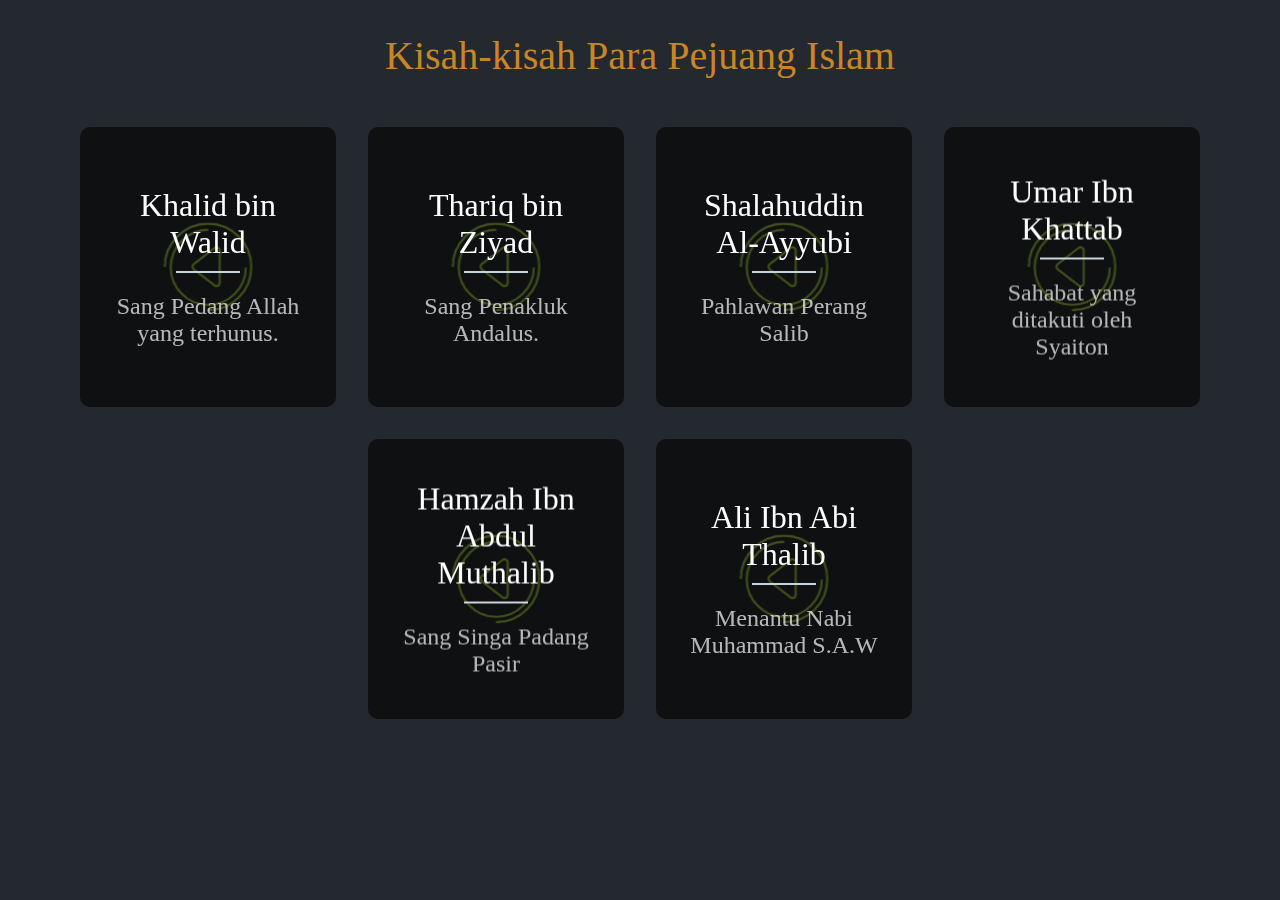
<file: patriot/index.html>
<!DOCTYPE html>
<html lang="en">
  <head>
    <meta charset="UTF-8" />
    <meta http-equiv="X-UA-Compatible" content="IE=edge" />
    <meta name="viewport" content="width=device-width, initial-scale=1.0" />
    <title>Document</title>
    <link
      rel="stylesheet"
      href="https://cdnjs.cloudflare.com/ajax/libs/font-awesome/5.15.3/css/all.min.css"
    />
    <link rel="stylesheet" href="../assets/css/prophet-index.css" />
  </head>

  <body>
    <div class="wrapper">
      <h1>Kisah-kisah Para Pejuang Islam</h1>
      <div class="cols">
        <div class="col" ontouchstart="this.classList.toggle('hover');">
          <div class="container">
            <div
              class="front"
              style="
                background-image: url(https://www.sinergifoundation.org/sinergi/wp-content/uploads/2022/03/t1rwza7cbdg8h55q2gep.jpg);
              "
            >
              <div class="inner">
                <p>Khalid bin Walid</p>
                <span>Sang Pedang Allah yang terhunus.</span>
              </div>
            </div>
            <div
              class="back"
              style="
                background-image: url(https://bridalshower101.com/wp-content/uploads/2021/05/black-aesthetics-8-576x1024.png);
              "
            >
              <div class="inner">
                <div class="tombol" onclick="openPopup('popup')">
                  <svg
                    id="play"
                    viewBox="0 0 163 163"
                    version="1.1"
                    xmlns="http://www.w3.org/2000/svg"
                    xmlns:xlink="http://www.w3.org/1999/xlink"
                    x="0px"
                    ="0px"
                  >
                    <g fill="none">
                      <g
                        transform="translate(2.000000, 2.000000)"
                        stroke-width="4"
                      >
                        <path
                          d="M10,80 C10,118.107648 40.8923523,149 79,149 L79,149 C117.107648,149 148,118.107648 148,80 C148,41.8923523 117.107648,11 79,11"
                          id="lineOne"
                          stroke="#A5CB43"
                        ></path>
                        <path
                          d="M105.9,74.4158594 L67.2,44.2158594 C63.5,41.3158594 58,43.9158594 58,48.7158594 L58,109.015859 C58,113.715859 63.4,116.415859 67.2,113.515859 L105.9,83.3158594 C108.8,81.1158594 108.8,76.6158594 105.9,74.4158594 L105.9,74.4158594 Z"
                          id="triangle"
                          stroke="#A3CD3A"
                        ></path>
                        <path
                          d="M159,79.5 C159,35.5933624 123.406638,0 79.5,0 C35.5933624,0 0,35.5933624 0,79.5 C0,123.406638 35.5933624,159 79.5,159 L79.5,159"
                          id="lineTwo"
                          stroke="#A5CB43"
                        ></path>
                      </g>
                    </g>
                  </svg>
                </div>
              </div>
            </div>
          </div>
        </div>
        <div class="col" ontouchstart="this.classList.toggle('hover');">
          <div class="container">
            <div
              class="front"
              style="
                background-image: url(https://static.republika.co.id/uploads/images/inpicture_slide/thariq-bin-ziyad-ilustrasi-_140306130627-463.jpg);
              "
            >
              <div class="inner">
                <p>Thariq bin Ziyad</p>
                <span>Sang Penakluk Andalus.</span>
              </div>
            </div>
            <div
              class="back"
              style="
                background-image: url(https://bridalshower101.com/wp-content/uploads/2021/05/black-aesthetics-8-576x1024.png);
              "
            >
              <div class="inner">
                <div class="tombol" onclick="openPopup('popup1')">
                  <svg
                    id="play"
                    viewBox="0 0 163 163"
                    version="1.1"
                    xmlns="http://www.w3.org/2000/svg"
                    xmlns:xlink="http://www.w3.org/1999/xlink"
                    x="0px"
                    ="0px"
                  >
                    <g fill="none">
                      <g
                        transform="translate(2.000000, 2.000000)"
                        stroke-width="4"
                      >
                        <path
                          d="M10,80 C10,118.107648 40.8923523,149 79,149 L79,149 C117.107648,149 148,118.107648 148,80 C148,41.8923523 117.107648,11 79,11"
                          id="lineOne"
                          stroke="#A5CB43"
                        ></path>
                        <path
                          d="M105.9,74.4158594 L67.2,44.2158594 C63.5,41.3158594 58,43.9158594 58,48.7158594 L58,109.015859 C58,113.715859 63.4,116.415859 67.2,113.515859 L105.9,83.3158594 C108.8,81.1158594 108.8,76.6158594 105.9,74.4158594 L105.9,74.4158594 Z"
                          id="triangle"
                          stroke="#A3CD3A"
                        ></path>
                        <path
                          d="M159,79.5 C159,35.5933624 123.406638,0 79.5,0 C35.5933624,0 0,35.5933624 0,79.5 C0,123.406638 35.5933624,159 79.5,159 L79.5,159"
                          id="lineTwo"
                          stroke="#A5CB43"
                        ></path>
                      </g>
                    </g>
                  </svg>
                </div>
              </div>
            </div>
          </div>
        </div>
        <div class="col" ontouchstart="this.classList.toggle('hover');">
          <div class="container">
            <div
              class="front"
              style="
                background-image: url(https://img.okezone.com/content/2022/11/10/18/2704970/kisah-salahuddin-ayyubi-pemimpin-pasukan-islam-selama-peristiwa-perang-salib-dVxH3gYfdS.jpg);
              "
            >
              <div class="inner">
                <p>Shalahuddin Al-Ayyubi</p>
                <span>Pahlawan Perang Salib</span>
              </div>
            </div>
            <div
              class="back"
              style="
                background-image: url(https://bridalshower101.com/wp-content/uploads/2021/05/black-aesthetics-8-576x1024.png);
              "
            >
              <div class="inner">
                <div class="tombol" onclick="openPopup('popup2')">
                  <svg
                    id="play"
                    viewBox="0 0 163 163"
                    version="1.1"
                    xmlns="http://www.w3.org/2000/svg"
                    xmlns:xlink="http://www.w3.org/1999/xlink"
                    x="0px"
                    ="0px"
                  >
                    <g fill="none">
                      <g
                        transform="translate(2.000000, 2.000000)"
                        stroke-width="4"
                      >
                        <path
                          d="M10,80 C10,118.107648 40.8923523,149 79,149 L79,149 C117.107648,149 148,118.107648 148,80 C148,41.8923523 117.107648,11 79,11"
                          id="lineOne"
                          stroke="#A5CB43"
                        ></path>
                        <path
                          d="M105.9,74.4158594 L67.2,44.2158594 C63.5,41.3158594 58,43.9158594 58,48.7158594 L58,109.015859 C58,113.715859 63.4,116.415859 67.2,113.515859 L105.9,83.3158594 C108.8,81.1158594 108.8,76.6158594 105.9,74.4158594 L105.9,74.4158594 Z"
                          id="triangle"
                          stroke="#A3CD3A"
                        ></path>
                        <path
                          d="M159,79.5 C159,35.5933624 123.406638,0 79.5,0 C35.5933624,0 0,35.5933624 0,79.5 C0,123.406638 35.5933624,159 79.5,159 L79.5,159"
                          id="lineTwo"
                          stroke="#A5CB43"
                        ></path>
                      </g>
                    </g>
                  </svg>
                </div>
              </div>
            </div>
          </div>
        </div>
        <div class="col" ontouchstart="this.classList.toggle('hover');">
          <div class="container">
            <div
              class="front"
              style="
                background-image: url(https://thumb.viva.co.id/media/frontend/thumbs3/2019/10/17/5da8307d48cce-nasihat-emas-umar-bin-khattab-yang-patut-direnungkan_1265_711.jpg);
              "
            >
              <div class="inner">
                <p>Umar Ibn Khattab</p>
                <span>Sahabat yang ditakuti oleh Syaiton</span>
              </div>
            </div>
            <div
              class="back"
              style="
                background-image: url(https://bridalshower101.com/wp-content/uploads/2021/05/black-aesthetics-8-576x1024.png);
              "
            >
              <div class="inner">
                <div class="tombol" onclick="openPopup('popup3')">
                  <svg
                    id="play"
                    viewBox="0 0 163 163"
                    version="1.1"
                    xmlns="http://www.w3.org/2000/svg"
                    xmlns:xlink="http://www.w3.org/1999/xlink"
                    x="0px"
                    ="0px"
                  >
                    <g fill="none">
                      <g
                        transform="translate(2.000000, 2.000000)"
                        stroke-width="4"
                      >
                        <path
                          d="M10,80 C10,118.107648 40.8923523,149 79,149 L79,149 C117.107648,149 148,118.107648 148,80 C148,41.8923523 117.107648,11 79,11"
                          id="lineOne"
                          stroke="#A5CB43"
                        ></path>
                        <path
                          d="M105.9,74.4158594 L67.2,44.2158594 C63.5,41.3158594 58,43.9158594 58,48.7158594 L58,109.015859 C58,113.715859 63.4,116.415859 67.2,113.515859 L105.9,83.3158594 C108.8,81.1158594 108.8,76.6158594 105.9,74.4158594 L105.9,74.4158594 Z"
                          id="triangle"
                          stroke="#A3CD3A"
                        ></path>
                        <path
                          d="M159,79.5 C159,35.5933624 123.406638,0 79.5,0 C35.5933624,0 0,35.5933624 0,79.5 C0,123.406638 35.5933624,159 79.5,159 L79.5,159"
                          id="lineTwo"
                          stroke="#A5CB43"
                        ></path>
                      </g>
                    </g>
                  </svg>
                </div>
              </div>
            </div>
          </div>
        </div>
        <div class="col" ontouchstart="this.classList.toggle('hover');">
          <div class="container">
            <div
              class="front"
              style="
                background-image: url(https://assets.hops.id/crop/0x0:0x0/750x500/webp/photo/muslima/2021/01/131315494_1001002057143110_870803455201818978_n.jpg);
              "
            >
              <div class="inner">
                <p>Hamzah Ibn Abdul Muthalib</p>
                <span>Sang Singa Padang Pasir</span>
              </div>
            </div>
            <div
              class="back"
              style="
                background-image: url(https://bridalshower101.com/wp-content/uploads/2021/05/black-aesthetics-8-576x1024.png);
              "
            >
              <div class="inner">
                <div class="tombol" onclick="openPopup('popup4')">
                  <svg
                    id="play"
                    viewBox="0 0 163 163"
                    version="1.1"
                    xmlns="http://www.w3.org/2000/svg"
                    xmlns:xlink="http://www.w3.org/1999/xlink"
                    x="0px"
                    ="0px"
                  >
                    <g fill="none">
                      <g
                        transform="translate(2.000000, 2.000000)"
                        stroke-width="4"
                      >
                        <path
                          d="M10,80 C10,118.107648 40.8923523,149 79,149 L79,149 C117.107648,149 148,118.107648 148,80 C148,41.8923523 117.107648,11 79,11"
                          id="lineOne"
                          stroke="#A5CB43"
                        ></path>
                        <path
                          d="M105.9,74.4158594 L67.2,44.2158594 C63.5,41.3158594 58,43.9158594 58,48.7158594 L58,109.015859 C58,113.715859 63.4,116.415859 67.2,113.515859 L105.9,83.3158594 C108.8,81.1158594 108.8,76.6158594 105.9,74.4158594 L105.9,74.4158594 Z"
                          id="triangle"
                          stroke="#A3CD3A"
                        ></path>
                        <path
                          d="M159,79.5 C159,35.5933624 123.406638,0 79.5,0 C35.5933624,0 0,35.5933624 0,79.5 C0,123.406638 35.5933624,159 79.5,159 L79.5,159"
                          id="lineTwo"
                          stroke="#A5CB43"
                        ></path>
                      </g>
                    </g>
                  </svg>
                </div>
              </div>
            </div>
          </div>
        </div>
        <div class="col" ontouchstart="this.classList.toggle('hover');">
          <div class="container">
            <div
              class="front"
              style="
                background-image: url(https://assets.hops.id/crop/0x0:0x0/750x500/webp/photo/muslima/2021/01/131315494_1001002057143110_870803455201818978_n.jpg);
              "
            >
              <div class="inner">
                <p>Ali Ibn Abi Thalib</p>
                <span>Menantu Nabi Muhammad S.A.W</span>
              </div>
            </div>
            <div
              class="back"
              style="
                background-image: url(https://bridalshower101.com/wp-content/uploads/2021/05/black-aesthetics-8-576x1024.png);
              "
            >
              <div class="inner">
                <div class="tombol" onclick="openPopup('popup5')">
                  <svg
                    id="play"
                    viewBox="0 0 163 163"
                    version="1.1"
                    xmlns="http://www.w3.org/2000/svg"
                    xmlns:xlink="http://www.w3.org/1999/xlink"
                    x="0px"
                    ="0px"
                  >
                    <g fill="none">
                      <g
                        transform="translate(2.000000, 2.000000)"
                        stroke-width="4"
                      >
                        <path
                          d="M10,80 C10,118.107648 40.8923523,149 79,149 L79,149 C117.107648,149 148,118.107648 148,80 C148,41.8923523 117.107648,11 79,11"
                          id="lineOne"
                          stroke="#A5CB43"
                        ></path>
                        <path
                          d="M105.9,74.4158594 L67.2,44.2158594 C63.5,41.3158594 58,43.9158594 58,48.7158594 L58,109.015859 C58,113.715859 63.4,116.415859 67.2,113.515859 L105.9,83.3158594 C108.8,81.1158594 108.8,76.6158594 105.9,74.4158594 L105.9,74.4158594 Z"
                          id="triangle"
                          stroke="#A3CD3A"
                        ></path>
                        <path
                          d="M159,79.5 C159,35.5933624 123.406638,0 79.5,0 C35.5933624,0 0,35.5933624 0,79.5 C0,123.406638 35.5933624,159 79.5,159 L79.5,159"
                          id="lineTwo"
                          stroke="#A5CB43"
                        ></path>
                      </g>
                    </g>
                  </svg>
                </div>
              </div>
            </div>
          </div>
        </div>
      </div>
    </div>

    <div id="popup" class="overlay">
      <div class="popup">
        <h2>Kisah Khalid bin Walid</h2>
        <button class="close" onclick="closePopup('popup')">
          <i class="fa fa-times"></i>
        </button>
        <div class="content">
          <iframe
            src="https://www.youtube.com/embed/cA2dHgVbyjc"
            title="YouTube video player"
            frameborder="0"
            allow="accelerometer; autoplay; clipboard-write; encrypted-media; gyroscope; picture-in-picture; web-share"
            allowfullscreen
          ></iframe>
        </div>
      </div>
    </div>
    <div id="popup1" class="overlay">
      <div class="popup">
        <h2>Kisah Thariq bin Ziyad</h2>
        <button class="close" onclick="closePopup('popup1')">
          <i class="fa fa-times"></i>
        </button>
        <div class="content">
          <iframe
            src="https://www.youtube.com/embed/k1V_TOPSNSQ"
            title="YouTube video player"
            frameborder="0"
            allow="accelerometer; autoplay; clipboard-write; encrypted-media; gyroscope; picture-in-picture; web-share"
            allowfullscreen
          ></iframe>
        </div>
      </div>
    </div>
    <div id="popup2" class="overlay">
      <div class="popup">
        <h2>Kisah Shalahuddin Al-Ayyubi</h2>
        <button class="close" onclick="closePopup('popup2')">
          <i class="fa fa-times"></i>
        </button>
        <div class="content">
          <iframe
            src="https://www.youtube.com/embed/BcJtQkYhwMM"
            title="YouTube video player"
            frameborder="0"
            allow="accelerometer; autoplay; clipboard-write; encrypted-media; gyroscope; picture-in-picture; web-share"
            allowfullscreen
          ></iframe>
        </div>
      </div>
    </div>
    <div id="popup3" class="overlay">
      <div class="popup">
        <h2>Kisah Umar Ibn Khattab</h2>
        <button class="close" onclick="closePopup('popup3')">
          <i class="fa fa-times"></i>
        </button>
        <div class="content">
          <iframe
            src="https://www.youtube.com/embed/3MZjTzCri4A"
            title="YouTube video player"
            frameborder="0"
            allow="accelerometer; autoplay; clipboard-write; encrypted-media; gyroscope; picture-in-picture; web-share"
            allowfullscreen
          ></iframe>
        </div>
      </div>
    </div>
    <div id="popup4" class="overlay">
      <div class="popup">
        <h2>Kisah Hamzah Ibn Abdul Muthalib</h2>
        <button class="close" onclick="closePopup('popup4')">
          <i class="fa fa-times"></i>
        </button>
        <div class="content">
          <iframe
            src="https://www.youtube.com/embed/3MZjTzCri4A"
            title="YouTube video player"
            frameborder="0"
            allow="accelerometer; autoplay; clipboard-write; encrypted-media; gyroscope; picture-in-picture; web-share"
            allowfullscreen
          ></iframe>
        </div>
      </div>
    </div>
    <div id="popup5" class="overlay">
      <div class="popup">
        <h2>Kisah Ali Ibn Abi Thalib</h2>
        <button class="close" onclick="closePopup('popup5')">
          <i class="fa fa-times"></i>
        </button>
        <div class="content">
          <iframe
            src="https://www.youtube.com/embed/0GjwT5z4JQg"
            title="YouTube video player"
            frameborder="0"
            allow="accelerometer; autoplay; clipboard-write; encrypted-media; gyroscope; picture-in-picture; web-share"
            allowfullscreen
          ></iframe>
        </div>
      </div>
    </div>

    <script>
      function openPopup(id) {
        document.getElementById(id).style.display = "block";
      }

      function closePopup(id) {
        document.getElementById(id).style.display = "none";
      }
    </script>
  </body>
</html>
</file>
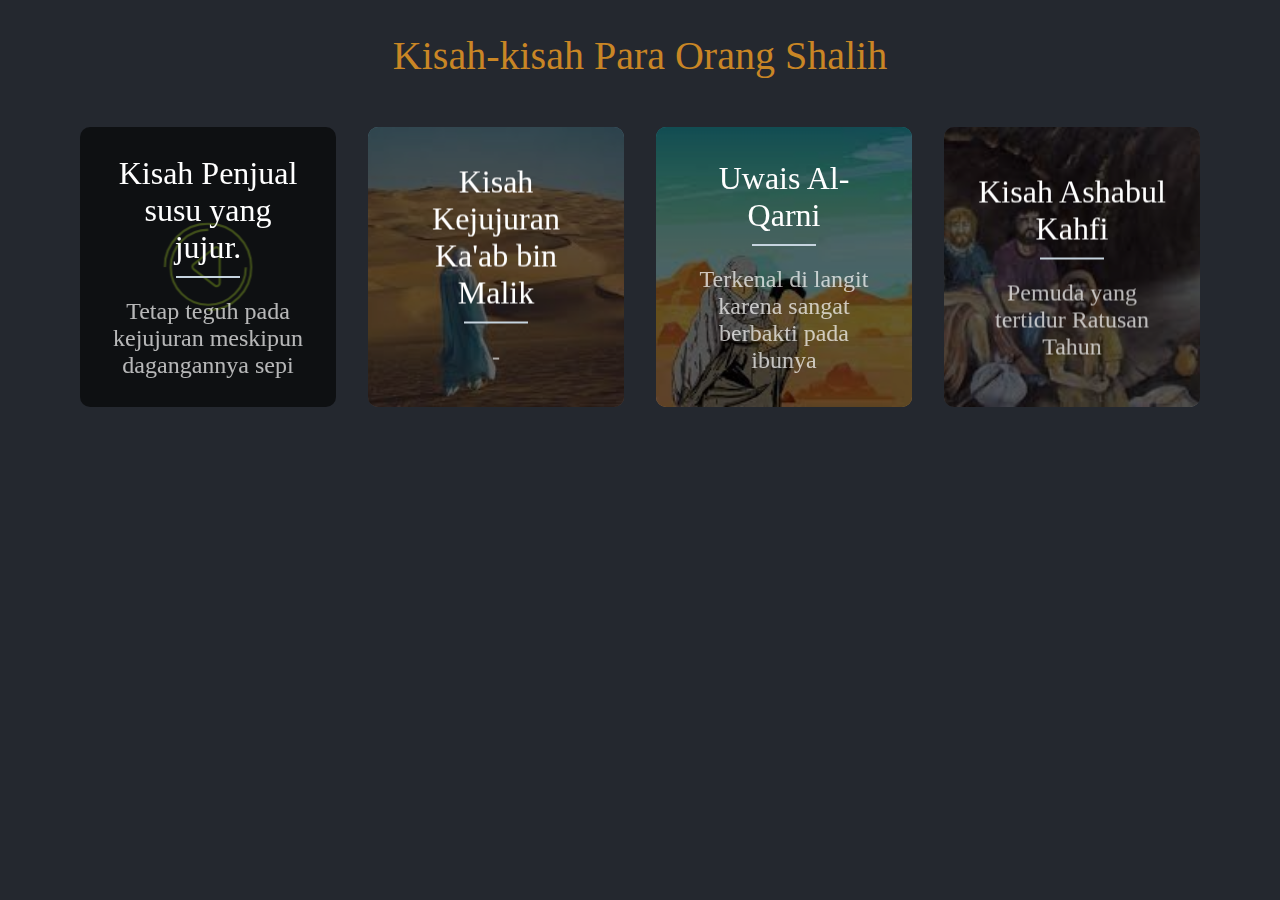
<file: pious/index.html>
<!DOCTYPE html>
<html lang="en">
  <head>
    <meta charset="UTF-8" />
    <meta http-equiv="X-UA-Compatible" content="IE=edge" />
    <meta name="viewport" content="width=device-width, initial-scale=1.0" />
    <title>Document</title>
    <link
      rel="stylesheet"
      href="https://cdnjs.cloudflare.com/ajax/libs/font-awesome/5.15.3/css/all.min.css"
    />
    <link rel="stylesheet" href="../assets/css/prophet-index.css" />
  </head>

  <body>
    <div class="wrapper">
      <h1>Kisah-kisah Para Orang Shalih</h1>
      <div class="cols">
        <div class="col" ontouchstart="this.classList.toggle('hover');">
          <div class="container">
            <div
              class="front"
              style="
                background-image: url(https://siplah.intanonline.com/storage/web/products/232674-2022-03-08/XjqNgjCZ1m6nrh8Ae3HkUiyztdsWevOy.jpg);
              "
            >
              <div class="inner">
                <p>Kisah Penjual susu yang jujur.</p>
                <span
                  >Tetap teguh pada kejujuran meskipun dagangannya sepi</span
                >
              </div>
            </div>
            <div
              class="back"
              style="
                background-image: url(https://bridalshower101.com/wp-content/uploads/2021/05/black-aesthetics-8-576x1024.png);
              "
            >
              <div class="inner">
                <div class="tombol" onclick="openPopup('popup')">
                  <svg
                    id="play"
                    viewBox="0 0 163 163"
                    version="1.1"
                    xmlns="http://www.w3.org/2000/svg"
                    xmlns:xlink="http://www.w3.org/1999/xlink"
                    x="0px"
                    ="0px"
                  >
                    <g fill="none">
                      <g
                        transform="translate(2.000000, 2.000000)"
                        stroke-width="4"
                      >
                        <path
                          d="M10,80 C10,118.107648 40.8923523,149 79,149 L79,149 C117.107648,149 148,118.107648 148,80 C148,41.8923523 117.107648,11 79,11"
                          id="lineOne"
                          stroke="#A5CB43"
                        ></path>
                        <path
                          d="M105.9,74.4158594 L67.2,44.2158594 C63.5,41.3158594 58,43.9158594 58,48.7158594 L58,109.015859 C58,113.715859 63.4,116.415859 67.2,113.515859 L105.9,83.3158594 C108.8,81.1158594 108.8,76.6158594 105.9,74.4158594 L105.9,74.4158594 Z"
                          id="triangle"
                          stroke="#A3CD3A"
                        ></path>
                        <path
                          d="M159,79.5 C159,35.5933624 123.406638,0 79.5,0 C35.5933624,0 0,35.5933624 0,79.5 C0,123.406638 35.5933624,159 79.5,159 L79.5,159"
                          id="lineTwo"
                          stroke="#A5CB43"
                        ></path>
                      </g>
                    </g>
                  </svg>
                </div>
              </div>
            </div>
          </div>
        </div>
        <div class="col" ontouchstart="this.classList.toggle('hover');">
          <div class="container">
            <div
              class="front"
              style="
                background-image: url([data-uri]);
              "
            >
              <div class="inner">
                <p>Kisah Kejujuran Ka'ab bin Malik</p>
                <span>-</span>
              </div>
            </div>
            <div
              class="back"
              style="
                background-image: url(https://bridalshower101.com/wp-content/uploads/2021/05/black-aesthetics-8-576x1024.png);
              "
            >
              <div class="inner">
                <div class="tombol" onclick="openPopup('popup1')">
                  <svg
                    id="play"
                    viewBox="0 0 163 163"
                    version="1.1"
                    xmlns="http://www.w3.org/2000/svg"
                    xmlns:xlink="http://www.w3.org/1999/xlink"
                    x="0px"
                    ="0px"
                  >
                    <g fill="none">
                      <g
                        transform="translate(2.000000, 2.000000)"
                        stroke-width="4"
                      >
                        <path
                          d="M10,80 C10,118.107648 40.8923523,149 79,149 L79,149 C117.107648,149 148,118.107648 148,80 C148,41.8923523 117.107648,11 79,11"
                          id="lineOne"
                          stroke="#A5CB43"
                        ></path>
                        <path
                          d="M105.9,74.4158594 L67.2,44.2158594 C63.5,41.3158594 58,43.9158594 58,48.7158594 L58,109.015859 C58,113.715859 63.4,116.415859 67.2,113.515859 L105.9,83.3158594 C108.8,81.1158594 108.8,76.6158594 105.9,74.4158594 L105.9,74.4158594 Z"
                          id="triangle"
                          stroke="#A3CD3A"
                        ></path>
                        <path
                          d="M159,79.5 C159,35.5933624 123.406638,0 79.5,0 C35.5933624,0 0,35.5933624 0,79.5 C0,123.406638 35.5933624,159 79.5,159 L79.5,159"
                          id="lineTwo"
                          stroke="#A5CB43"
                        ></path>
                      </g>
                    </g>
                  </svg>
                </div>
              </div>
            </div>
          </div>
        </div>
        <div class="col" ontouchstart="this.classList.toggle('hover');">
          <div class="container">
            <div
              class="front"
              style="
                background-image: url([data-uri]);
              "
            >
              <div class="inner">
                <p>Uwais Al-Qarni</p>
                <span
                  >Terkenal di langit karena sangat berbakti pada ibunya</span
                >
              </div>
            </div>
            <div
              class="back"
              style="
                background-image: url(https://bridalshower101.com/wp-content/uploads/2021/05/black-aesthetics-8-576x1024.png);
              "
            >
              <div class="inner">
                <div class="tombol" onclick="openPopup('popup2')">
                  <svg
                    id="play"
                    viewBox="0 0 163 163"
                    version="1.1"
                    xmlns="http://www.w3.org/2000/svg"
                    xmlns:xlink="http://www.w3.org/1999/xlink"
                    x="0px"
                    ="0px"
                  >
                    <g fill="none">
                      <g
                        transform="translate(2.000000, 2.000000)"
                        stroke-width="4"
                      >
                        <path
                          d="M10,80 C10,118.107648 40.8923523,149 79,149 L79,149 C117.107648,149 148,118.107648 148,80 C148,41.8923523 117.107648,11 79,11"
                          id="lineOne"
                          stroke="#A5CB43"
                        ></path>
                        <path
                          d="M105.9,74.4158594 L67.2,44.2158594 C63.5,41.3158594 58,43.9158594 58,48.7158594 L58,109.015859 C58,113.715859 63.4,116.415859 67.2,113.515859 L105.9,83.3158594 C108.8,81.1158594 108.8,76.6158594 105.9,74.4158594 L105.9,74.4158594 Z"
                          id="triangle"
                          stroke="#A3CD3A"
                        ></path>
                        <path
                          d="M159,79.5 C159,35.5933624 123.406638,0 79.5,0 C35.5933624,0 0,35.5933624 0,79.5 C0,123.406638 35.5933624,159 79.5,159 L79.5,159"
                          id="lineTwo"
                          stroke="#A5CB43"
                        ></path>
                      </g>
                    </g>
                  </svg>
                </div>
              </div>
            </div>
          </div>
        </div>
        <div class="col" ontouchstart="this.classList.toggle('hover');">
          <div class="container">
            <div
              class="front"
              style="
                background-image: url([data-uri]);
              "
            >
              <div class="inner">
                <p>Kisah Ashabul Kahfi</p>
                <span>Pemuda yang tertidur Ratusan Tahun</span>
              </div>
            </div>
            <div
              class="back"
              style="
                background-image: url(https://bridalshower101.com/wp-content/uploads/2021/05/black-aesthetics-8-576x1024.png);
              "
            >
              <div class="inner">
                <div class="tombol" onclick="openPopup('popup3')">
                  <svg
                    id="play"
                    viewBox="0 0 163 163"
                    version="1.1"
                    xmlns="http://www.w3.org/2000/svg"
                    xmlns:xlink="http://www.w3.org/1999/xlink"
                    x="0px"
                    ="0px"
                  >
                    <g fill="none">
                      <g
                        transform="translate(2.000000, 2.000000)"
                        stroke-width="4"
                      >
                        <path
                          d="M10,80 C10,118.107648 40.8923523,149 79,149 L79,149 C117.107648,149 148,118.107648 148,80 C148,41.8923523 117.107648,11 79,11"
                          id="lineOne"
                          stroke="#A5CB43"
                        ></path>
                        <path
                          d="M105.9,74.4158594 L67.2,44.2158594 C63.5,41.3158594 58,43.9158594 58,48.7158594 L58,109.015859 C58,113.715859 63.4,116.415859 67.2,113.515859 L105.9,83.3158594 C108.8,81.1158594 108.8,76.6158594 105.9,74.4158594 L105.9,74.4158594 Z"
                          id="triangle"
                          stroke="#A3CD3A"
                        ></path>
                        <path
                          d="M159,79.5 C159,35.5933624 123.406638,0 79.5,0 C35.5933624,0 0,35.5933624 0,79.5 C0,123.406638 35.5933624,159 79.5,159 L79.5,159"
                          id="lineTwo"
                          stroke="#A5CB43"
                        ></path>
                      </g>
                    </g>
                  </svg>
                </div>
              </div>
            </div>
          </div>
        </div>
        <!-- <div class="col" ontouchstart="this.classList.toggle('hover');">
          <div class="container">
            <div
              class="front"
              style="
                background-image: url(https://assets.hops.id/crop/0x0:0x0/750x500/webp/photo/muslima/2021/01/131315494_1001002057143110_870803455201818978_n.jpg);
              "
            >
              <div class="inner">
                <p>Hamzah Ibn Abdul Muthalib</p>
                <span>Sang Singa Padang Pasir</span>
              </div>
            </div>
            <div
              class="back"
              style="
                background-image: url(https://bridalshower101.com/wp-content/uploads/2021/05/black-aesthetics-8-576x1024.png);
              "
            >
              <div class="inner">
                <div class="tombol" onclick="openPopup('popup4')">
                  <svg
                    id="play"
                    viewBox="0 0 163 163"
                    version="1.1"
                    xmlns="http://www.w3.org/2000/svg"
                    xmlns:xlink="http://www.w3.org/1999/xlink"
                    x="0px"
                    ="0px"
                  >
                    <g fill="none">
                      <g
                        transform="translate(2.000000, 2.000000)"
                        stroke-width="4"
                      >
                        <path
                          d="M10,80 C10,118.107648 40.8923523,149 79,149 L79,149 C117.107648,149 148,118.107648 148,80 C148,41.8923523 117.107648,11 79,11"
                          id="lineOne"
                          stroke="#A5CB43"
                        ></path>
                        <path
                          d="M105.9,74.4158594 L67.2,44.2158594 C63.5,41.3158594 58,43.9158594 58,48.7158594 L58,109.015859 C58,113.715859 63.4,116.415859 67.2,113.515859 L105.9,83.3158594 C108.8,81.1158594 108.8,76.6158594 105.9,74.4158594 L105.9,74.4158594 Z"
                          id="triangle"
                          stroke="#A3CD3A"
                        ></path>
                        <path
                          d="M159,79.5 C159,35.5933624 123.406638,0 79.5,0 C35.5933624,0 0,35.5933624 0,79.5 C0,123.406638 35.5933624,159 79.5,159 L79.5,159"
                          id="lineTwo"
                          stroke="#A5CB43"
                        ></path>
                      </g>
                    </g>
                  </svg>
                </div>
              </div>
            </div>
          </div>
        </div>
        <div class="col" ontouchstart="this.classList.toggle('hover');">
          <div class="container">
            <div
              class="front"
              style="
                background-image: url(https://studisyiah.com/wp-content/uploads/2020/05/Ali-as-905x613.jpg);
              "
            >
              <div class="inner">
                <p>Ali Ibn Abi Thalib</p>
                <span>Menantu Nabi Muhammad S.A.W</span>
              </div>
            </div>
            <div
              class="back"
              style="
                background-image: url(https://bridalshower101.com/wp-content/uploads/2021/05/black-aesthetics-8-576x1024.png);
              "
            >
              <div class="inner">
                <div class="tombol" onclick="openPopup('popup5')">
                  <svg
                    id="play"
                    viewBox="0 0 163 163"
                    version="1.1"
                    xmlns="http://www.w3.org/2000/svg"
                    xmlns:xlink="http://www.w3.org/1999/xlink"
                    x="0px"
                    ="0px"
                  >
                    <g fill="none">
                      <g
                        transform="translate(2.000000, 2.000000)"
                        stroke-width="4"
                      >
                        <path
                          d="M10,80 C10,118.107648 40.8923523,149 79,149 L79,149 C117.107648,149 148,118.107648 148,80 C148,41.8923523 117.107648,11 79,11"
                          id="lineOne"
                          stroke="#A5CB43"
                        ></path>
                        <path
                          d="M105.9,74.4158594 L67.2,44.2158594 C63.5,41.3158594 58,43.9158594 58,48.7158594 L58,109.015859 C58,113.715859 63.4,116.415859 67.2,113.515859 L105.9,83.3158594 C108.8,81.1158594 108.8,76.6158594 105.9,74.4158594 L105.9,74.4158594 Z"
                          id="triangle"
                          stroke="#A3CD3A"
                        ></path>
                        <path
                          d="M159,79.5 C159,35.5933624 123.406638,0 79.5,0 C35.5933624,0 0,35.5933624 0,79.5 C0,123.406638 35.5933624,159 79.5,159 L79.5,159"
                          id="lineTwo"
                          stroke="#A5CB43"
                        ></path>
                      </g>
                    </g>
                  </svg>
                </div>
              </div>
            </div>
          </div>
        </div>
        <div class="col" ontouchstart="this.classList.toggle('hover');">
          <div class="container">
            <div
              class="front"
              style="
                background-image: url([data-uri]);
              "
            >
              <div class="inner">
                <p>Abu Bakar</p>
                <span>Sahabat yang sangat mempercayai Rasulullah SAW</span>
              </div>
            </div>
            <div
              class="back"
              style="
                background-image: url(https://bridalshower101.com/wp-content/uploads/2021/05/black-aesthetics-8-576x1024.png);
              "
            >
              <div class="inner">
                <div class="tombol" onclick="openPopup('popup6')">
                  <svg
                    id="play"
                    viewBox="0 0 163 163"
                    version="1.1"
                    xmlns="http://www.w3.org/2000/svg"
                    xmlns:xlink="http://www.w3.org/1999/xlink"
                    x="0px"
                    ="0px"
                  >
                    <g fill="none">
                      <g
                        transform="translate(2.000000, 2.000000)"
                        stroke-width="4"
                      >
                        <path
                          d="M10,80 C10,118.107648 40.8923523,149 79,149 L79,149 C117.107648,149 148,118.107648 148,80 C148,41.8923523 117.107648,11 79,11"
                          id="lineOne"
                          stroke="#A5CB43"
                        ></path>
                        <path
                          d="M105.9,74.4158594 L67.2,44.2158594 C63.5,41.3158594 58,43.9158594 58,48.7158594 L58,109.015859 C58,113.715859 63.4,116.415859 67.2,113.515859 L105.9,83.3158594 C108.8,81.1158594 108.8,76.6158594 105.9,74.4158594 L105.9,74.4158594 Z"
                          id="triangle"
                          stroke="#A3CD3A"
                        ></path>
                        <path
                          d="M159,79.5 C159,35.5933624 123.406638,0 79.5,0 C35.5933624,0 0,35.5933624 0,79.5 C0,123.406638 35.5933624,159 79.5,159 L79.5,159"
                          id="lineTwo"
                          stroke="#A5CB43"
                        ></path>
                      </g>
                    </g>
                  </svg>
                </div>
              </div>
            </div>
          </div>
        </div>
        <div class="col" ontouchstart="this.classList.toggle('hover');">
          <div class="container">
            <div
              class="front"
              style="
                background-image: url([data-uri]);
              "
            >
              <div class="inner">
                <p>Utsman Bin Affan</p>
                <span>Sang pemilik 2 Cahaya</span>
              </div>
            </div>
            <div
              class="back"
              style="
                background-image: url(https://bridalshower101.com/wp-content/uploads/2021/05/black-aesthetics-8-576x1024.png);
              "
            >
              <div class="inner">
                <div class="tombol" onclick="openPopup('popup7')">
                  <svg
                    id="play"
                    viewBox="0 0 163 163"
                    version="1.1"
                    xmlns="http://www.w3.org/2000/svg"
                    xmlns:xlink="http://www.w3.org/1999/xlink"
                    x="0px"
                    ="0px"
                  >
                    <g fill="none">
                      <g
                        transform="translate(2.000000, 2.000000)"
                        stroke-width="4"
                      >
                        <path
                          d="M10,80 C10,118.107648 40.8923523,149 79,149 L79,149 C117.107648,149 148,118.107648 148,80 C148,41.8923523 117.107648,11 79,11"
                          id="lineOne"
                          stroke="#A5CB43"
                        ></path>
                        <path
                          d="M105.9,74.4158594 L67.2,44.2158594 C63.5,41.3158594 58,43.9158594 58,48.7158594 L58,109.015859 C58,113.715859 63.4,116.415859 67.2,113.515859 L105.9,83.3158594 C108.8,81.1158594 108.8,76.6158594 105.9,74.4158594 L105.9,74.4158594 Z"
                          id="triangle"
                          stroke="#A3CD3A"
                        ></path>
                        <path
                          d="M159,79.5 C159,35.5933624 123.406638,0 79.5,0 C35.5933624,0 0,35.5933624 0,79.5 C0,123.406638 35.5933624,159 79.5,159 L79.5,159"
                          id="lineTwo"
                          stroke="#A5CB43"
                        ></path>
                      </g>
                    </g>
                  </svg>
                </div>
              </div>
            </div>
          </div>
        </div> -->
      </div>
    </div>

    <div id="popup" class="overlay">
      <div class="popup">
        <h2>Kisah Gadis penjual susu</h2>
        <button class="close" onclick="closePopup('popup')">
          <i class="fa fa-times"></i>
        </button>
        <div class="content">
          <iframe
            src="https://www.youtube.com/embed/QmW-IAGT7nY"
            title="YouTube video player"
            frameborder="0"
            allow="accelerometer; autoplay; clipboard-write; encrypted-media; gyroscope; picture-in-picture; web-share"
            allowfullscreen
          ></iframe>
        </div>
      </div>
    </div>
    <div id="popup1" class="overlay">
      <div class="popup">
        <h2>Kisah Ka'ab bin Malik</h2>
        <button class="close" onclick="closePopup('popup1')">
          <i class="fa fa-times"></i>
        </button>
        <div class="content">
          <iframe
            src="https://www.youtube.com/embed/cqr49rD_-O8"
            title="YouTube video player"
            frameborder="0"
            allow="accelerometer; autoplay; clipboard-write; encrypted-media; gyroscope; picture-in-picture; web-share"
            allowfullscreen
          ></iframe>
        </div>
      </div>
    </div>
    <div id="popup2" class="overlay">
      <div class="popup">
        <h2>Kisah Uwais Al-Qarni</h2>
        <button class="close" onclick="closePopup('popup2')">
          <i class="fa fa-times"></i>
        </button>
        <div class="content">
          <iframe
            src="https://www.youtube.com/embed/VWN_orU1-TQ"
            title="YouTube video player"
            frameborder="0"
            allow="accelerometer; autoplay; clipboard-write; encrypted-media; gyroscope; picture-in-picture; web-share"
            allowfullscreen
          ></iframe>
        </div>
      </div>
    </div>
    <div id="popup3" class="overlay">
      <div class="popup">
        <h2>Kisah Ashabul Kahfi</h2>
        <button class="close" onclick="closePopup('popup3')">
          <i class="fa fa-times"></i>
        </button>
        <div class="content">
          <iframe
            src="https://www.youtube.com/embed/Eb9C7144ep0"
            title="YouTube video player"
            frameborder="0"
            allow="accelerometer; autoplay; clipboard-write; encrypted-media; gyroscope; picture-in-picture; web-share"
            allowfullscreen
          ></iframe>
        </div>
      </div>
    </div>
    <!-- <div id="popup4" class="overlay">
      <div class="popup">
        <h2>Kisah </h2>
        <button class="close" onclick="closePopup('popup4')">
          <i class="fa fa-times"></i>
        </button>
        <div class="content">
          <iframe
            src="https://www.youtube.com/embed/8ZzLpFhT2Ww"
            title="YouTube video player"
            frameborder="0"
            allow="accelerometer; autoplay; clipboard-write; encrypted-media; gyroscope; picture-in-picture; web-share"
            allowfullscreen
          ></iframe>
        </div>
      </div>
    </div>
    <div id="popup5" class="overlay">
      <div class="popup">
        <h2>Kisah Ali Ibn Abi Thalib</h2>
        <button class="close" onclick="closePopup('popup5')">
          <i class="fa fa-times"></i>
        </button>
        <div class="content">
          <iframe
            src="https://www.youtube.com/embed/0GjwT5z4JQg"
            title="YouTube video player"
            frameborder="0"
            allow="accelerometer; autoplay; clipboard-write; encrypted-media; gyroscope; picture-in-picture; web-share"
            allowfullscreen
          ></iframe>
        </div>
      </div>
    </div>
    <div id="popup6" class="overlay">
      <div class="popup">
        <h2>Kisah Abu Bakar</h2>
        <button class="close" onclick="closePopup('popup6')">
          <i class="fa fa-times"></i>
        </button>
        <div class="content">
          <iframe
            src="https://www.youtube.com/embed/0GjwT5z4JQg"
            title="YouTube video player"
            frameborder="0"
            allow="accelerometer; autoplay; clipboard-write; encrypted-media; gyroscope; picture-in-picture; web-share"
            allowfullscreen
          ></iframe>
        </div>
      </div>
    </div>
    <div id="popup7" class="overlay">
      <div class="popup">
        <h2>Utsman Bin Affan</h2>
        <button class="close" onclick="closePopup('popup7')">
          <i class="fa fa-times"></i>
        </button>
        <div class="content">
          <iframe
            src="https://www.youtube.com/embed/MoFmDa3vOJo"
            title="YouTube video player"
            frameborder="0"
            allow="accelerometer; autoplay; clipboard-write; encrypted-media; gyroscope; picture-in-picture; web-share"
            allowfullscreen
          ></iframe>
        </div>
      </div>
    </div> -->

    <script>
      function openPopup(id) {
        document.getElementById(id).style.display = "block";
      }

      function closePopup(id) {
        document.getElementById(id).style.display = "none";
      }
    </script>
  </body>
</html>
</file>
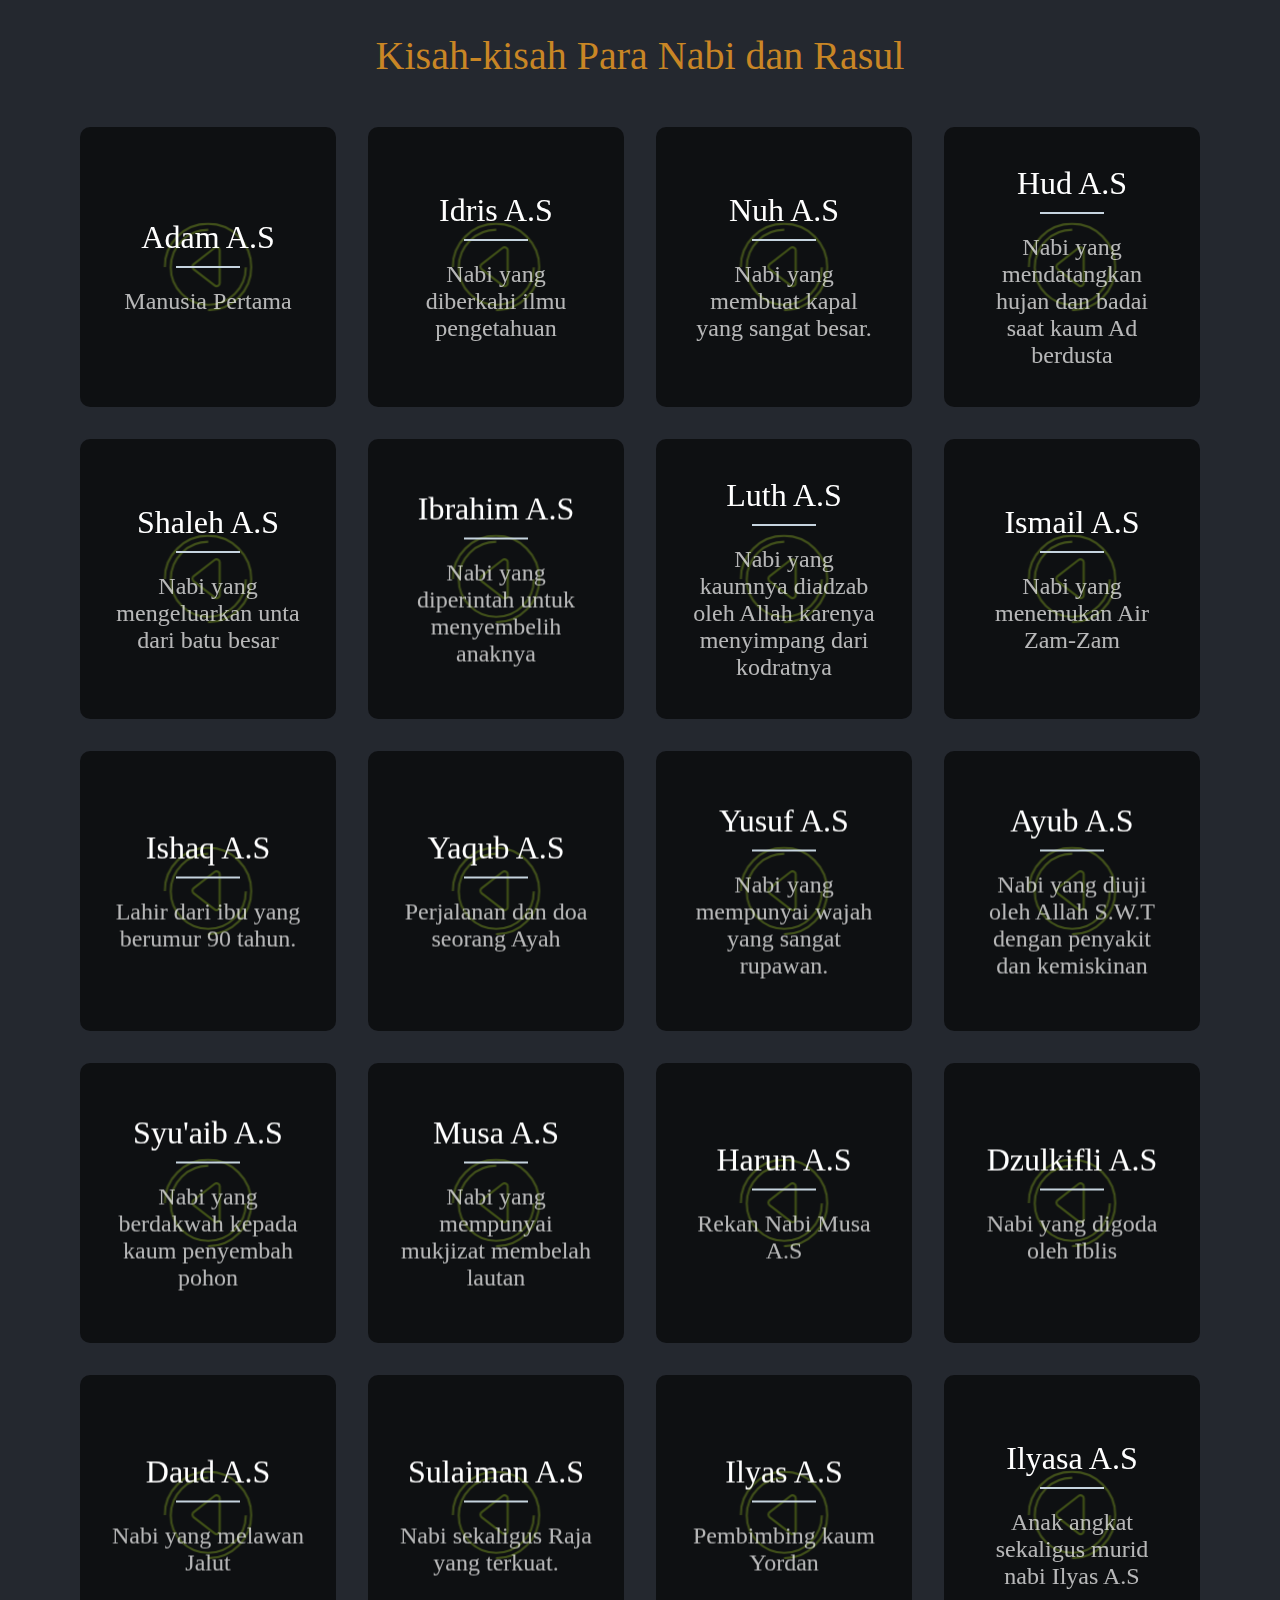
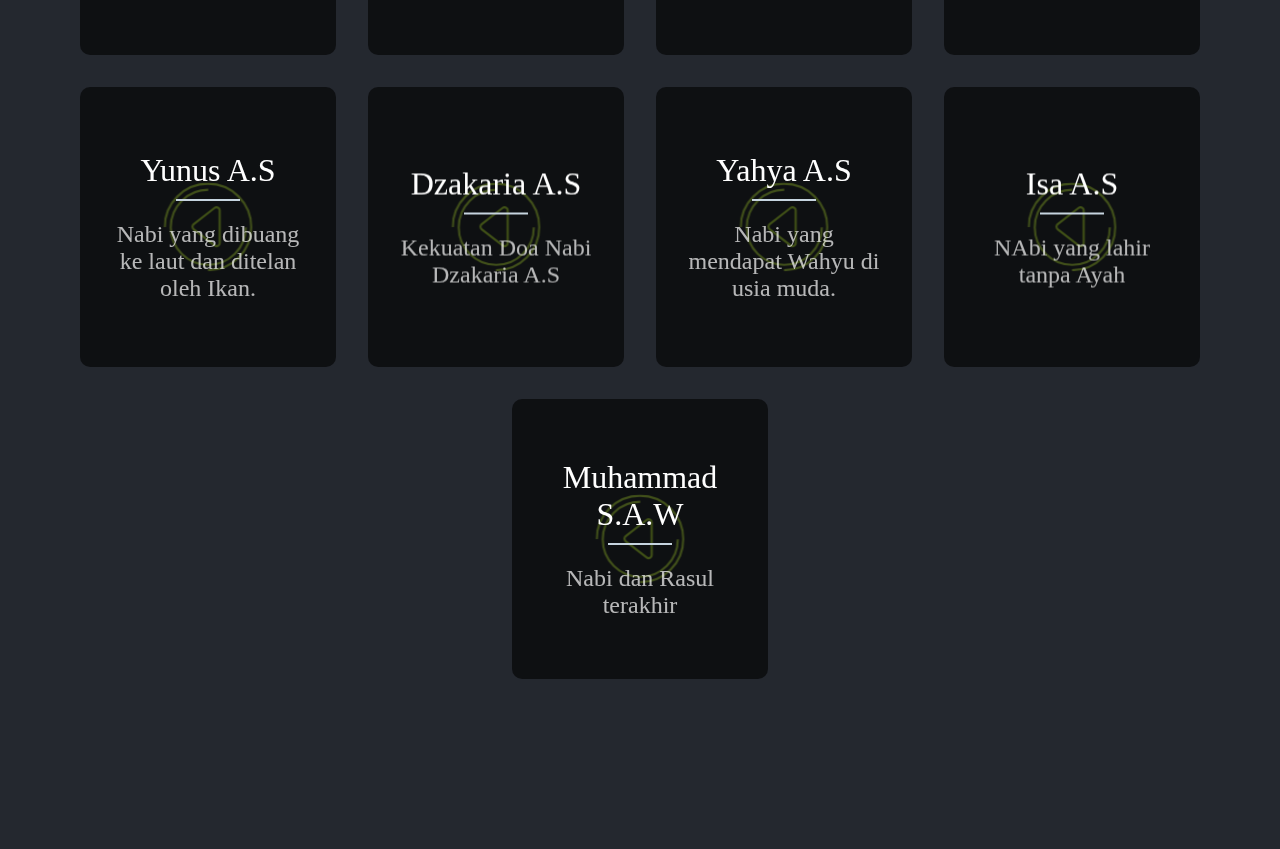
<file: prophet/index.html>
<!DOCTYPE html>
<html lang="en">

<head>
  <meta charset="UTF-8" />
  <meta http-equiv="X-UA-Compatible" content="IE=edge" />
  <meta name="viewport" content="width=device-width, initial-scale=1.0" />
  <title>Document</title>
  <link rel="stylesheet" href="https://cdnjs.cloudflare.com/ajax/libs/font-awesome/5.15.3/css/all.min.css" />
  <link rel="stylesheet" href="../assets/css/prophet-index.css" />
</head>

<body>
  <div class="wrapper">
    <h1>Kisah-kisah Para Nabi dan Rasul</h1>
    <div class="cols">
      <div class="col" ontouchstart="this.classList.toggle('hover');">
        <div class="container">
          <div class="front" style="
                background-image: url(https://www.fokus.co.id/wp-content/uploads/2022/06/Kisah-Nabi-Adam-Lengkap-dari-Lahir-sampai-Wafat.jpg);
              ">
            <div class="inner">
              <p>Adam A.S</p>
              <span>Manusia Pertama</span>
            </div>
          </div>
          <div class="back" style="
                background-image: url(https://bridalshower101.com/wp-content/uploads/2021/05/black-aesthetics-8-576x1024.png);
              ">
            <div class="inner">
              <div class="tombol" onclick="openPopup('popup')">
                <svg id="play" viewBox="0 0 163 163" version="1.1" xmlns="http://www.w3.org/2000/svg"
                  xmlns:xlink="http://www.w3.org/1999/xlink" x="0px"="0px">
                  <g fill="none">
                    <g transform="translate(2.000000, 2.000000)" stroke-width="4">
                      <path
                        d="M10,80 C10,118.107648 40.8923523,149 79,149 L79,149 C117.107648,149 148,118.107648 148,80 C148,41.8923523 117.107648,11 79,11"
                        id="lineOne" stroke="#A5CB43"></path>
                      <path
                        d="M105.9,74.4158594 L67.2,44.2158594 C63.5,41.3158594 58,43.9158594 58,48.7158594 L58,109.015859 C58,113.715859 63.4,116.415859 67.2,113.515859 L105.9,83.3158594 C108.8,81.1158594 108.8,76.6158594 105.9,74.4158594 L105.9,74.4158594 Z"
                        id="triangle" stroke="#A3CD3A"></path>
                      <path
                        d="M159,79.5 C159,35.5933624 123.406638,0 79.5,0 C35.5933624,0 0,35.5933624 0,79.5 C0,123.406638 35.5933624,159 79.5,159 L79.5,159"
                        id="lineTwo" stroke="#A5CB43"></path>
                    </g>
                  </g>
                </svg>
              </div>
            </div>
          </div>
        </div>
      </div>
      <div class="col" ontouchstart="this.classList.toggle('hover');">
        <div class="container">
          <div class="front" style="
                background-image: url(https://iqna.ir/files/id/news/2022/9/13/38404_537.png);
              ">
            <div class="inner">
              <p>Idris A.S</p>
              <span>Nabi yang diberkahi ilmu pengetahuan</span>
            </div>
          </div>
          <div class="back" style="
                background-image: url(https://bridalshower101.com/wp-content/uploads/2021/05/black-aesthetics-8-576x1024.png);
              ">
            <div class="inner">
              <div class="tombol" onclick="openPopup('popup1')">
                <svg id="play" viewBox="0 0 163 163" version="1.1" xmlns="http://www.w3.org/2000/svg"
                  xmlns:xlink="http://www.w3.org/1999/xlink" x="0px"="0px">
                  <g fill="none">
                    <g transform="translate(2.000000, 2.000000)" stroke-width="4">
                      <path
                        d="M10,80 C10,118.107648 40.8923523,149 79,149 L79,149 C117.107648,149 148,118.107648 148,80 C148,41.8923523 117.107648,11 79,11"
                        id="lineOne" stroke="#A5CB43"></path>
                      <path
                        d="M105.9,74.4158594 L67.2,44.2158594 C63.5,41.3158594 58,43.9158594 58,48.7158594 L58,109.015859 C58,113.715859 63.4,116.415859 67.2,113.515859 L105.9,83.3158594 C108.8,81.1158594 108.8,76.6158594 105.9,74.4158594 L105.9,74.4158594 Z"
                        id="triangle" stroke="#A3CD3A"></path>
                      <path
                        d="M159,79.5 C159,35.5933624 123.406638,0 79.5,0 C35.5933624,0 0,35.5933624 0,79.5 C0,123.406638 35.5933624,159 79.5,159 L79.5,159"
                        id="lineTwo" stroke="#A5CB43"></path>
                    </g>
                  </g>
                </svg>
              </div>
            </div>
          </div>
        </div>
      </div>
      <div class="col" ontouchstart="this.classList.toggle('hover');">
        <div class="container">
          <div class="front" style="
                background-image: url(https://pondokislam.com/wp-content/uploads/2018/11/kisah-nabi-nuh.jpg);
              ">
            <div class="inner">
              <p>Nuh A.S</p>
              <span>Nabi yang membuat kapal yang sangat besar.</span>
            </div>
          </div>
          <div class="back" style="
                background-image: url(https://bridalshower101.com/wp-content/uploads/2021/05/black-aesthetics-8-576x1024.png);
              ">
            <div class="inner">
              <div class="tombol" onclick="openPopup('popup2')">
                <svg id="play" viewBox="0 0 163 163" version="1.1" xmlns="http://www.w3.org/2000/svg"
                  xmlns:xlink="http://www.w3.org/1999/xlink" x="0px"="0px">
                  <g fill="none">
                    <g transform="translate(2.000000, 2.000000)" stroke-width="4">
                      <path
                        d="M10,80 C10,118.107648 40.8923523,149 79,149 L79,149 C117.107648,149 148,118.107648 148,80 C148,41.8923523 117.107648,11 79,11"
                        id="lineOne" stroke="#A5CB43"></path>
                      <path
                        d="M105.9,74.4158594 L67.2,44.2158594 C63.5,41.3158594 58,43.9158594 58,48.7158594 L58,109.015859 C58,113.715859 63.4,116.415859 67.2,113.515859 L105.9,83.3158594 C108.8,81.1158594 108.8,76.6158594 105.9,74.4158594 L105.9,74.4158594 Z"
                        id="triangle" stroke="#A3CD3A"></path>
                      <path
                        d="M159,79.5 C159,35.5933624 123.406638,0 79.5,0 C35.5933624,0 0,35.5933624 0,79.5 C0,123.406638 35.5933624,159 79.5,159 L79.5,159"
                        id="lineTwo" stroke="#A5CB43"></path>
                    </g>
                  </g>
                </svg>
              </div>
            </div>
          </div>
        </div>
      </div>
      <div class="col" ontouchstart="this.classList.toggle('hover');">
        <div class="container">
          <div class="front" style="
                background-image: url(https://www.harapanrakyat.com/wp-content/uploads/2022/01/Kisah-Teladan-Nabi-Hud-Tidak-Sombong-Berakhlak-Baik-dan-Taat.jpg);
              ">
            <div class="inner">
              <p>Hud A.S</p>
              <span>Nabi yang mendatangkan hujan dan badai saat kaum Ad
                berdusta</span>
            </div>
          </div>
          <div class="back" style="
                background-image: url(https://bridalshower101.com/wp-content/uploads/2021/05/black-aesthetics-8-576x1024.png);
              ">
            <div class="inner">
              <div class="tombol" onclick="openPopup('popup3')">
                <svg id="play" viewBox="0 0 163 163" version="1.1" xmlns="http://www.w3.org/2000/svg"
                  xmlns:xlink="http://www.w3.org/1999/xlink" x="0px"="0px">
                  <g fill="none">
                    <g transform="translate(2.000000, 2.000000)" stroke-width="4">
                      <path
                        d="M10,80 C10,118.107648 40.8923523,149 79,149 L79,149 C117.107648,149 148,118.107648 148,80 C148,41.8923523 117.107648,11 79,11"
                        id="lineOne" stroke="#A5CB43"></path>
                      <path
                        d="M105.9,74.4158594 L67.2,44.2158594 C63.5,41.3158594 58,43.9158594 58,48.7158594 L58,109.015859 C58,113.715859 63.4,116.415859 67.2,113.515859 L105.9,83.3158594 C108.8,81.1158594 108.8,76.6158594 105.9,74.4158594 L105.9,74.4158594 Z"
                        id="triangle" stroke="#A3CD3A"></path>
                      <path
                        d="M159,79.5 C159,35.5933624 123.406638,0 79.5,0 C35.5933624,0 0,35.5933624 0,79.5 C0,123.406638 35.5933624,159 79.5,159 L79.5,159"
                        id="lineTwo" stroke="#A5CB43"></path>
                    </g>
                  </g>
                </svg>
              </div>
            </div>
          </div>
        </div>
      </div>
      <div class="col" ontouchstart="this.classList.toggle('hover');">
        <div class="container">
          <div class="front" style="
                background-image: url(https://s3.theasianparent.com/tap-assets-prod/wp-content/uploads/sites/24/2022/02/nabi-shaleh-2.png);
              ">
            <div class="inner">
              <p>Shaleh A.S</p>
              <span>Nabi yang mengeluarkan unta dari batu besar</span>
            </div>
          </div>
          <div class="back" style="
                background-image: url(https://bridalshower101.com/wp-content/uploads/2021/05/black-aesthetics-8-576x1024.png);
              ">
            <div class="inner">
              <div class="tombol" onclick="openPopup('popup4')">
                <svg id="play" viewBox="0 0 163 163" version="1.1" xmlns="http://www.w3.org/2000/svg"
                  xmlns:xlink="http://www.w3.org/1999/xlink" x="0px"="0px">
                  <g fill="none">
                    <g transform="translate(2.000000, 2.000000)" stroke-width="4">
                      <path
                        d="M10,80 C10,118.107648 40.8923523,149 79,149 L79,149 C117.107648,149 148,118.107648 148,80 C148,41.8923523 117.107648,11 79,11"
                        id="lineOne" stroke="#A5CB43"></path>
                      <path
                        d="M105.9,74.4158594 L67.2,44.2158594 C63.5,41.3158594 58,43.9158594 58,48.7158594 L58,109.015859 C58,113.715859 63.4,116.415859 67.2,113.515859 L105.9,83.3158594 C108.8,81.1158594 108.8,76.6158594 105.9,74.4158594 L105.9,74.4158594 Z"
                        id="triangle" stroke="#A3CD3A"></path>
                      <path
                        d="M159,79.5 C159,35.5933624 123.406638,0 79.5,0 C35.5933624,0 0,35.5933624 0,79.5 C0,123.406638 35.5933624,159 79.5,159 L79.5,159"
                        id="lineTwo" stroke="#A5CB43"></path>
                    </g>
                  </g>
                </svg>
              </div>
            </div>
          </div>
        </div>
      </div>
      <div class="col" ontouchstart="this.classList.toggle('hover');">
        <div class="container">
          <div class="front" style="
                background-image: url(https://kisahsejarah.id/wp-content/uploads/2020/12/nabi-ibrahim-as-7337504.jpg);
              ">
            <div class="inner">
              <p>Ibrahim A.S</p>
              <span>Nabi yang diperintah untuk menyembelih anaknya</span>
            </div>
          </div>
          <div class="back" style="
                background-image: url(https://bridalshower101.com/wp-content/uploads/2021/05/black-aesthetics-8-576x1024.png);
              ">
            <div class="inner">
              <div class="tombol" onclick="openPopup('popup5')">
                <svg id="play" viewBox="0 0 163 163" version="1.1" xmlns="http://www.w3.org/2000/svg"
                  xmlns:xlink="http://www.w3.org/1999/xlink" x="0px"="0px">
                  <g fill="none">
                    <g transform="translate(2.000000, 2.000000)" stroke-width="4">
                      <path
                        d="M10,80 C10,118.107648 40.8923523,149 79,149 L79,149 C117.107648,149 148,118.107648 148,80 C148,41.8923523 117.107648,11 79,11"
                        id="lineOne" stroke="#A5CB43"></path>
                      <path
                        d="M105.9,74.4158594 L67.2,44.2158594 C63.5,41.3158594 58,43.9158594 58,48.7158594 L58,109.015859 C58,113.715859 63.4,116.415859 67.2,113.515859 L105.9,83.3158594 C108.8,81.1158594 108.8,76.6158594 105.9,74.4158594 L105.9,74.4158594 Z"
                        id="triangle" stroke="#A3CD3A"></path>
                      <path
                        d="M159,79.5 C159,35.5933624 123.406638,0 79.5,0 C35.5933624,0 0,35.5933624 0,79.5 C0,123.406638 35.5933624,159 79.5,159 L79.5,159"
                        id="lineTwo" stroke="#A5CB43"></path>
                    </g>
                  </g>
                </svg>
              </div>
            </div>
          </div>
        </div>
      </div>
      <div class="col" ontouchstart="this.classList.toggle('hover');">
        <div class="container">
          <div class="front" style="
                background-image: url(https://pict.sindonews.net/dyn/850/pena/news/2021/11/26/70/610967/azab-kaum-nabi-luth-peringatan-bagi-perilaku-liwath-sog.jpg);
              ">
            <div class="inner">
              <p>Luth A.S</p>
              <span>Nabi yang kaumnya diadzab oleh Allah karenya menyimpang dari
                kodratnya</span>
            </div>
          </div>
          <div class="back" style="
                background-image: url(https://bridalshower101.com/wp-content/uploads/2021/05/black-aesthetics-8-576x1024.png);
              ">
            <div class="inner">
              <div class="tombol" onclick="openPopup('popup6')">
                <svg id="play" viewBox="0 0 163 163" version="1.1" xmlns="http://www.w3.org/2000/svg"
                  xmlns:xlink="http://www.w3.org/1999/xlink" x="0px"="0px">
                  <g fill="none">
                    <g transform="translate(2.000000, 2.000000)" stroke-width="4">
                      <path
                        d="M10,80 C10,118.107648 40.8923523,149 79,149 L79,149 C117.107648,149 148,118.107648 148,80 C148,41.8923523 117.107648,11 79,11"
                        id="lineOne" stroke="#A5CB43"></path>
                      <path
                        d="M105.9,74.4158594 L67.2,44.2158594 C63.5,41.3158594 58,43.9158594 58,48.7158594 L58,109.015859 C58,113.715859 63.4,116.415859 67.2,113.515859 L105.9,83.3158594 C108.8,81.1158594 108.8,76.6158594 105.9,74.4158594 L105.9,74.4158594 Z"
                        id="triangle" stroke="#A3CD3A"></path>
                      <path
                        d="M159,79.5 C159,35.5933624 123.406638,0 79.5,0 C35.5933624,0 0,35.5933624 0,79.5 C0,123.406638 35.5933624,159 79.5,159 L79.5,159"
                        id="lineTwo" stroke="#A5CB43"></path>
                    </g>
                  </g>
                </svg>
              </div>
            </div>
          </div>
        </div>
      </div>
      <div class="col" ontouchstart="this.classList.toggle('hover');">
        <div class="container">
          <div class="front" style="
                background-image: url(https://blue.kumparan.com/image/upload/fl_progressive,fl_lossy,c_fill,q_auto:best,w_640/v1595217787/vzq0zhr03mwqawz9hawz.jpg);
              ">
            <div class="inner">
              <p>Ismail A.S</p>
              <span>Nabi yang menemukan Air Zam-Zam</span>
            </div>
          </div>
          <div class="back" style="
                background-image: url(https://bridalshower101.com/wp-content/uploads/2021/05/black-aesthetics-8-576x1024.png);
              ">
            <div class="inner">
              <div class="tombol" onclick="openPopup('popup7')">
                <svg id="play" viewBox="0 0 163 163" version="1.1" xmlns="http://www.w3.org/2000/svg"
                  xmlns:xlink="http://www.w3.org/1999/xlink" x="0px"="0px">
                  <g fill="none">
                    <g transform="translate(2.000000, 2.000000)" stroke-width="4">
                      <path
                        d="M10,80 C10,118.107648 40.8923523,149 79,149 L79,149 C117.107648,149 148,118.107648 148,80 C148,41.8923523 117.107648,11 79,11"
                        id="lineOne" stroke="#A5CB43"></path>
                      <path
                        d="M105.9,74.4158594 L67.2,44.2158594 C63.5,41.3158594 58,43.9158594 58,48.7158594 L58,109.015859 C58,113.715859 63.4,116.415859 67.2,113.515859 L105.9,83.3158594 C108.8,81.1158594 108.8,76.6158594 105.9,74.4158594 L105.9,74.4158594 Z"
                        id="triangle" stroke="#A3CD3A"></path>
                      <path
                        d="M159,79.5 C159,35.5933624 123.406638,0 79.5,0 C35.5933624,0 0,35.5933624 0,79.5 C0,123.406638 35.5933624,159 79.5,159 L79.5,159"
                        id="lineTwo" stroke="#A5CB43"></path>
                    </g>
                  </g>
                </svg>
              </div>
            </div>
          </div>
        </div>
      </div>
      <div class="col" ontouchstart="this.classList.toggle('hover');">
        <div class="container">
          <div class="front" style="
                background-image: url(https://dongeng.kamikamu.co.id/wp-content/uploads/sites/40/2020/12/Kisah-Nabi-Ishaq-Kisah-Dongeng-dan-Cerita-Rakyat.jpg);
              ">
            <div class="inner">
              <p>Ishaq A.S</p>
              <span>Lahir dari ibu yang berumur 90 tahun.</span>
            </div>
          </div>
          <div class="back" style="
                background-image: url(https://bridalshower101.com/wp-content/uploads/2021/05/black-aesthetics-8-576x1024.png);
              ">
            <div class="inner">
              <div class="tombol" onclick="openPopup('popup8')">
                <svg id="play" viewBox="0 0 163 163" version="1.1" xmlns="http://www.w3.org/2000/svg"
                  xmlns:xlink="http://www.w3.org/1999/xlink" x="0px"="0px">
                  <g fill="none">
                    <g transform="translate(2.000000, 2.000000)" stroke-width="4">
                      <path
                        d="M10,80 C10,118.107648 40.8923523,149 79,149 L79,149 C117.107648,149 148,118.107648 148,80 C148,41.8923523 117.107648,11 79,11"
                        id="lineOne" stroke="#A5CB43"></path>
                      <path
                        d="M105.9,74.4158594 L67.2,44.2158594 C63.5,41.3158594 58,43.9158594 58,48.7158594 L58,109.015859 C58,113.715859 63.4,116.415859 67.2,113.515859 L105.9,83.3158594 C108.8,81.1158594 108.8,76.6158594 105.9,74.4158594 L105.9,74.4158594 Z"
                        id="triangle" stroke="#A3CD3A"></path>
                      <path
                        d="M159,79.5 C159,35.5933624 123.406638,0 79.5,0 C35.5933624,0 0,35.5933624 0,79.5 C0,123.406638 35.5933624,159 79.5,159 L79.5,159"
                        id="lineTwo" stroke="#A5CB43"></path>
                    </g>
                  </g>
                </svg>
              </div>
            </div>
          </div>
        </div>
      </div>
      <div class="col" ontouchstart="this.classList.toggle('hover');">
        <div class="container">
          <div class="front" style="
                background-image: url(https://pict.sindonews.net/dyn/850/pena/news/2020/04/29/70/11957/nabi-yakub-bekerja-14-tahun-demi-mendapatkan-sang-kekasih-mox.jpg);
              ">
            <div class="inner">
              <p>Yaqub A.S</p>
              <span>Perjalanan dan doa seorang Ayah</span>
            </div>
          </div>
          <div class="back" style="
                background-image: url(https://bridalshower101.com/wp-content/uploads/2021/05/black-aesthetics-8-576x1024.png);
              ">
            <div class="inner">
              <div class="tombol" onclick="openPopup('popup9')">
                <svg id="play" viewBox="0 0 163 163" version="1.1" xmlns="http://www.w3.org/2000/svg"
                  xmlns:xlink="http://www.w3.org/1999/xlink" x="0px"="0px">
                  <g fill="none">
                    <g transform="translate(2.000000, 2.000000)" stroke-width="4">
                      <path
                        d="M10,80 C10,118.107648 40.8923523,149 79,149 L79,149 C117.107648,149 148,118.107648 148,80 C148,41.8923523 117.107648,11 79,11"
                        id="lineOne" stroke="#A5CB43"></path>
                      <path
                        d="M105.9,74.4158594 L67.2,44.2158594 C63.5,41.3158594 58,43.9158594 58,48.7158594 L58,109.015859 C58,113.715859 63.4,116.415859 67.2,113.515859 L105.9,83.3158594 C108.8,81.1158594 108.8,76.6158594 105.9,74.4158594 L105.9,74.4158594 Z"
                        id="triangle" stroke="#A3CD3A"></path>
                      <path
                        d="M159,79.5 C159,35.5933624 123.406638,0 79.5,0 C35.5933624,0 0,35.5933624 0,79.5 C0,123.406638 35.5933624,159 79.5,159 L79.5,159"
                        id="lineTwo" stroke="#A5CB43"></path>
                    </g>
                  </g>
                </svg>
              </div>
            </div>
          </div>
        </div>
      </div>
      <div class="col" ontouchstart="this.classList.toggle('hover');">
        <div class="container">
          <div class="front" style="
                background-image: url(https://mitrapost.com/wp-content/uploads/2022/03/Kisah-Nabi-Yusuf-Punya-Wajah-Rupawan-hingga-Digoda-Istri-Majikan.png);
              ">
            <div class="inner">
              <p>Yusuf A.S</p>
              <span>Nabi yang mempunyai wajah yang sangat rupawan.</span>
            </div>
          </div>
          <div class="back" style="
                background-image: url(https://bridalshower101.com/wp-content/uploads/2021/05/black-aesthetics-8-576x1024.png);
              ">
            <div class="inner">
              <div class="tombol" onclick="openPopup('popup10')">
                <svg id="play" viewBox="0 0 163 163" version="1.1" xmlns="http://www.w3.org/2000/svg"
                  xmlns:xlink="http://www.w3.org/1999/xlink" x="0px"="0px">
                  <g fill="none">
                    <g transform="translate(2.000000, 2.000000)" stroke-width="4">
                      <path
                        d="M10,80 C10,118.107648 40.8923523,149 79,149 L79,149 C117.107648,149 148,118.107648 148,80 C148,41.8923523 117.107648,11 79,11"
                        id="lineOne" stroke="#A5CB43"></path>
                      <path
                        d="M105.9,74.4158594 L67.2,44.2158594 C63.5,41.3158594 58,43.9158594 58,48.7158594 L58,109.015859 C58,113.715859 63.4,116.415859 67.2,113.515859 L105.9,83.3158594 C108.8,81.1158594 108.8,76.6158594 105.9,74.4158594 L105.9,74.4158594 Z"
                        id="triangle" stroke="#A3CD3A"></path>
                      <path
                        d="M159,79.5 C159,35.5933624 123.406638,0 79.5,0 C35.5933624,0 0,35.5933624 0,79.5 C0,123.406638 35.5933624,159 79.5,159 L79.5,159"
                        id="lineTwo" stroke="#A5CB43"></path>
                    </g>
                  </g>
                </svg>
              </div>
            </div>
          </div>
        </div>
      </div>
      <div class="col" ontouchstart="this.classList.toggle('hover');">
        <div class="container">
          <div class="front" style="
                background-image: url(https://mitrapost.com/wp-content/uploads/2022/04/Kisah-Nabi-Ayyub-Dikirimkan-Hujan-Emas-dan-Perak-oleh-Allah.jpg);
              ">
            <div class="inner">
              <p>Ayub A.S</p>
              <span>Nabi yang diuji oleh Allah S.W.T dengan penyakit dan
                kemiskinan</span>
            </div>
          </div>
          <div class="back" style="
                background-image: url(https://bridalshower101.com/wp-content/uploads/2021/05/black-aesthetics-8-576x1024.png);
              ">
            <div class="inner">
              <div class="tombol" onclick="openPopup('popup11')">
                <svg id="play" viewBox="0 0 163 163" version="1.1" xmlns="http://www.w3.org/2000/svg"
                  xmlns:xlink="http://www.w3.org/1999/xlink" x="0px"="0px">
                  <g fill="none">
                    <g transform="translate(2.000000, 2.000000)" stroke-width="4">
                      <path
                        d="M10,80 C10,118.107648 40.8923523,149 79,149 L79,149 C117.107648,149 148,118.107648 148,80 C148,41.8923523 117.107648,11 79,11"
                        id="lineOne" stroke="#A5CB43"></path>
                      <path
                        d="M105.9,74.4158594 L67.2,44.2158594 C63.5,41.3158594 58,43.9158594 58,48.7158594 L58,109.015859 C58,113.715859 63.4,116.415859 67.2,113.515859 L105.9,83.3158594 C108.8,81.1158594 108.8,76.6158594 105.9,74.4158594 L105.9,74.4158594 Z"
                        id="triangle" stroke="#A3CD3A"></path>
                      <path
                        d="M159,79.5 C159,35.5933624 123.406638,0 79.5,0 C35.5933624,0 0,35.5933624 0,79.5 C0,123.406638 35.5933624,159 79.5,159 L79.5,159"
                        id="lineTwo" stroke="#A5CB43"></path>
                    </g>
                  </g>
                </svg>
              </div>
            </div>
          </div>
        </div>
      </div>
      <div class="col" ontouchstart="this.classList.toggle('hover');">
        <div class="container">
          <div class="front" style="
                background-image: url(https://www.harapanrakyat.com/wp-content/uploads/2022/04/Keteladanan-Nabi-Syuaib-Jujur-dalam-Jual-Beli-dan-Gigih-Berdakwah.jpg);
              ">
            <div class="inner">
              <p>Syu'aib A.S</p>
              <span>Nabi yang berdakwah kepada kaum penyembah pohon</span>
            </div>
          </div>
          <div class="back" style="
                background-image: url(https://bridalshower101.com/wp-content/uploads/2021/05/black-aesthetics-8-576x1024.png);
              ">
            <div class="inner">
              <div class="tombol" onclick="openPopup('popup12')">
                <svg id="play" viewBox="0 0 163 163" version="1.1" xmlns="http://www.w3.org/2000/svg"
                  xmlns:xlink="http://www.w3.org/1999/xlink" x="0px"="0px">
                  <g fill="none">
                    <g transform="translate(2.000000, 2.000000)" stroke-width="4">
                      <path
                        d="M10,80 C10,118.107648 40.8923523,149 79,149 L79,149 C117.107648,149 148,118.107648 148,80 C148,41.8923523 117.107648,11 79,11"
                        id="lineOne" stroke="#A5CB43"></path>
                      <path
                        d="M105.9,74.4158594 L67.2,44.2158594 C63.5,41.3158594 58,43.9158594 58,48.7158594 L58,109.015859 C58,113.715859 63.4,116.415859 67.2,113.515859 L105.9,83.3158594 C108.8,81.1158594 108.8,76.6158594 105.9,74.4158594 L105.9,74.4158594 Z"
                        id="triangle" stroke="#A3CD3A"></path>
                      <path
                        d="M159,79.5 C159,35.5933624 123.406638,0 79.5,0 C35.5933624,0 0,35.5933624 0,79.5 C0,123.406638 35.5933624,159 79.5,159 L79.5,159"
                        id="lineTwo" stroke="#A5CB43"></path>
                    </g>
                  </g>
                </svg>
              </div>
            </div>
          </div>
        </div>
      </div>
      <div class="col" ontouchstart="this.classList.toggle('hover');">
        <div class="container">
          <div class="front" style="
                background-image: url(https://blue.kumparan.com/image/upload/fl_progressive,fl_lossy,c_fill,q_auto:best,w_640/v1613814610/ju7i8nbhki9rlcdiyt1f.jpg);
              ">
            <div class="inner">
              <p>Musa A.S</p>
              <span>Nabi yang mempunyai mukjizat membelah lautan</span>
            </div>
          </div>
          <div class="back" style="
                background-image: url(https://bridalshower101.com/wp-content/uploads/2021/05/black-aesthetics-8-576x1024.png);
              ">
            <div class="inner">
              <div class="tombol" onclick="openPopup('popup13')">
                <svg id="play" viewBox="0 0 163 163" version="1.1" xmlns="http://www.w3.org/2000/svg"
                  xmlns:xlink="http://www.w3.org/1999/xlink" x="0px"="0px">
                  <g fill="none">
                    <g transform="translate(2.000000, 2.000000)" stroke-width="4">
                      <path
                        d="M10,80 C10,118.107648 40.8923523,149 79,149 L79,149 C117.107648,149 148,118.107648 148,80 C148,41.8923523 117.107648,11 79,11"
                        id="lineOne" stroke="#A5CB43"></path>
                      <path
                        d="M105.9,74.4158594 L67.2,44.2158594 C63.5,41.3158594 58,43.9158594 58,48.7158594 L58,109.015859 C58,113.715859 63.4,116.415859 67.2,113.515859 L105.9,83.3158594 C108.8,81.1158594 108.8,76.6158594 105.9,74.4158594 L105.9,74.4158594 Z"
                        id="triangle" stroke="#A3CD3A"></path>
                      <path
                        d="M159,79.5 C159,35.5933624 123.406638,0 79.5,0 C35.5933624,0 0,35.5933624 0,79.5 C0,123.406638 35.5933624,159 79.5,159 L79.5,159"
                        id="lineTwo" stroke="#A5CB43"></path>
                    </g>
                  </g>
                </svg>
              </div>
            </div>
          </div>
        </div>
      </div>
      <div class="col" ontouchstart="this.classList.toggle('hover');">
        <div class="container">
          <div class="front" style="
                background-image: url(https://img.inews.co.id/media/822/files/inews_new/2022/06/06/mukjizat_nabi_harun.jpg);
              ">
            <div class="inner">
              <p>Harun A.S</p>
              <span>Rekan Nabi Musa A.S</span>
            </div>
          </div>
          <div class="back" style="
                background-image: url(https://bridalshower101.com/wp-content/uploads/2021/05/black-aesthetics-8-576x1024.png);
              ">
            <div class="inner">
              <div class="tombol" onclick="openPopup('popup14')">
                <svg id="play" viewBox="0 0 163 163" version="1.1" xmlns="http://www.w3.org/2000/svg"
                  xmlns:xlink="http://www.w3.org/1999/xlink" x="0px"="0px">
                  <g fill="none">
                    <g transform="translate(2.000000, 2.000000)" stroke-width="4">
                      <path
                        d="M10,80 C10,118.107648 40.8923523,149 79,149 L79,149 C117.107648,149 148,118.107648 148,80 C148,41.8923523 117.107648,11 79,11"
                        id="lineOne" stroke="#A5CB43"></path>
                      <path
                        d="M105.9,74.4158594 L67.2,44.2158594 C63.5,41.3158594 58,43.9158594 58,48.7158594 L58,109.015859 C58,113.715859 63.4,116.415859 67.2,113.515859 L105.9,83.3158594 C108.8,81.1158594 108.8,76.6158594 105.9,74.4158594 L105.9,74.4158594 Z"
                        id="triangle" stroke="#A3CD3A"></path>
                      <path
                        d="M159,79.5 C159,35.5933624 123.406638,0 79.5,0 C35.5933624,0 0,35.5933624 0,79.5 C0,123.406638 35.5933624,159 79.5,159 L79.5,159"
                        id="lineTwo" stroke="#A5CB43"></path>
                    </g>
                  </g>
                </svg>
              </div>
            </div>
          </div>
        </div>
      </div>
      <div class="col" ontouchstart="this.classList.toggle('hover');">
        <div class="container">
          <div class="front" style="
                background-image: url(https://pict.sindonews.net/dyn/850/pena/news/2022/01/02/70/645759/nabi-zulkifli-raja-yang-sholat-100-kali-dalam-sehari-bbt.jpg);
              ">
            <div class="inner">
              <p>Dzulkifli A.S</p>
              <span>Nabi yang digoda oleh Iblis</span>
            </div>
          </div>
          <div class="back" style="
                background-image: url(https://bridalshower101.com/wp-content/uploads/2021/05/black-aesthetics-8-576x1024.png);
              ">
            <div class="inner">
              <div class="tombol" onclick="openPopup('popup15')">
                <svg id="play" viewBox="0 0 163 163" version="1.1" xmlns="http://www.w3.org/2000/svg"
                  xmlns:xlink="http://www.w3.org/1999/xlink" x="0px"="0px">
                  <g fill="none">
                    <g transform="translate(2.000000, 2.000000)" stroke-width="4">
                      <path
                        d="M10,80 C10,118.107648 40.8923523,149 79,149 L79,149 C117.107648,149 148,118.107648 148,80 C148,41.8923523 117.107648,11 79,11"
                        id="lineOne" stroke="#A5CB43"></path>
                      <path
                        d="M105.9,74.4158594 L67.2,44.2158594 C63.5,41.3158594 58,43.9158594 58,48.7158594 L58,109.015859 C58,113.715859 63.4,116.415859 67.2,113.515859 L105.9,83.3158594 C108.8,81.1158594 108.8,76.6158594 105.9,74.4158594 L105.9,74.4158594 Z"
                        id="triangle" stroke="#A3CD3A"></path>
                      <path
                        d="M159,79.5 C159,35.5933624 123.406638,0 79.5,0 C35.5933624,0 0,35.5933624 0,79.5 C0,123.406638 35.5933624,159 79.5,159 L79.5,159"
                        id="lineTwo" stroke="#A5CB43"></path>
                    </g>
                  </g>
                </svg>
              </div>
            </div>
          </div>
        </div>
      </div>
      <div class="col" ontouchstart="this.classList.toggle('hover');">
        <div class="container">
          <div class="front" style="
                background-image: url(https://thumb.viva.co.id/media/frontend/thumbs3/2017/07/17/596c76421d39b-ketika-nabi-daud-as-meredakan-amarah-raja-yang-mau-memeranginya_1265_711.jpg);
              ">
            <div class="inner">
              <p>Daud A.S</p>
              <span>Nabi yang melawan Jalut</span>
            </div>
          </div>
          <div class="back" style="
                background-image: url(https://bridalshower101.com/wp-content/uploads/2021/05/black-aesthetics-8-576x1024.png);
              ">
            <div class="inner">
              <div class="tombol" onclick="openPopup('popup16')">
                <svg id="play" viewBox="0 0 163 163" version="1.1" xmlns="http://www.w3.org/2000/svg"
                  xmlns:xlink="http://www.w3.org/1999/xlink" x="0px"="0px">
                  <g fill="none">
                    <g transform="translate(2.000000, 2.000000)" stroke-width="4">
                      <path
                        d="M10,80 C10,118.107648 40.8923523,149 79,149 L79,149 C117.107648,149 148,118.107648 148,80 C148,41.8923523 117.107648,11 79,11"
                        id="lineOne" stroke="#A5CB43"></path>
                      <path
                        d="M105.9,74.4158594 L67.2,44.2158594 C63.5,41.3158594 58,43.9158594 58,48.7158594 L58,109.015859 C58,113.715859 63.4,116.415859 67.2,113.515859 L105.9,83.3158594 C108.8,81.1158594 108.8,76.6158594 105.9,74.4158594 L105.9,74.4158594 Z"
                        id="triangle" stroke="#A3CD3A"></path>
                      <path
                        d="M159,79.5 C159,35.5933624 123.406638,0 79.5,0 C35.5933624,0 0,35.5933624 0,79.5 C0,123.406638 35.5933624,159 79.5,159 L79.5,159"
                        id="lineTwo" stroke="#A5CB43"></path>
                    </g>
                  </g>
                </svg>
              </div>
            </div>
          </div>
        </div>
      </div>
      <div class="col" ontouchstart="this.classList.toggle('hover');">
        <div class="container">
          <div class="front" style="
                background-image: url(https://img.inews.co.id/media/1200/files/inews_new/2021/06/18/18_kerajaan.jpg);
              ">
            <div class="inner">
              <p>Sulaiman A.S</p>
              <span>Nabi sekaligus Raja yang terkuat.</span>
            </div>
          </div>
          <div class="back" style="
                background-image: url(https://bridalshower101.com/wp-content/uploads/2021/05/black-aesthetics-8-576x1024.png);
              ">
            <div class="inner">
              <div class="tombol" onclick="openPopup('popup17')">
                <svg id="play" viewBox="0 0 163 163" version="1.1" xmlns="http://www.w3.org/2000/svg"
                  xmlns:xlink="http://www.w3.org/1999/xlink" x="0px"="0px">
                  <g fill="none">
                    <g transform="translate(2.000000, 2.000000)" stroke-width="4">
                      <path
                        d="M10,80 C10,118.107648 40.8923523,149 79,149 L79,149 C117.107648,149 148,118.107648 148,80 C148,41.8923523 117.107648,11 79,11"
                        id="lineOne" stroke="#A5CB43"></path>
                      <path
                        d="M105.9,74.4158594 L67.2,44.2158594 C63.5,41.3158594 58,43.9158594 58,48.7158594 L58,109.015859 C58,113.715859 63.4,116.415859 67.2,113.515859 L105.9,83.3158594 C108.8,81.1158594 108.8,76.6158594 105.9,74.4158594 L105.9,74.4158594 Z"
                        id="triangle" stroke="#A3CD3A"></path>
                      <path
                        d="M159,79.5 C159,35.5933624 123.406638,0 79.5,0 C35.5933624,0 0,35.5933624 0,79.5 C0,123.406638 35.5933624,159 79.5,159 L79.5,159"
                        id="lineTwo" stroke="#A5CB43"></path>
                    </g>
                  </g>
                </svg>
              </div>
            </div>
          </div>
        </div>
      </div>
      <div class="col" ontouchstart="this.classList.toggle('hover');">
        <div class="container">
          <div class="front" style="
                background-image: url(https://www.dictio.id/uploads/db3342/original/3X/9/2/923c2156afdbca128804f5baae7da611db2926e4.jpeg);
              ">
            <div class="inner">
              <p>Ilyas A.S</p>
              <span>Pembimbing kaum Yordan</span>
            </div>
          </div>
          <div class="back" style="
                background-image: url(https://bridalshower101.com/wp-content/uploads/2021/05/black-aesthetics-8-576x1024.png);
              ">
            <div class="inner">
              <div class="tombol" onclick="openPopup('popup18')">
                <svg id="play" viewBox="0 0 163 163" version="1.1" xmlns="http://www.w3.org/2000/svg"
                  xmlns:xlink="http://www.w3.org/1999/xlink" x="0px"="0px">
                  <g fill="none">
                    <g transform="translate(2.000000, 2.000000)" stroke-width="4">
                      <path
                        d="M10,80 C10,118.107648 40.8923523,149 79,149 L79,149 C117.107648,149 148,118.107648 148,80 C148,41.8923523 117.107648,11 79,11"
                        id="lineOne" stroke="#A5CB43"></path>
                      <path
                        d="M105.9,74.4158594 L67.2,44.2158594 C63.5,41.3158594 58,43.9158594 58,48.7158594 L58,109.015859 C58,113.715859 63.4,116.415859 67.2,113.515859 L105.9,83.3158594 C108.8,81.1158594 108.8,76.6158594 105.9,74.4158594 L105.9,74.4158594 Z"
                        id="triangle" stroke="#A3CD3A"></path>
                      <path
                        d="M159,79.5 C159,35.5933624 123.406638,0 79.5,0 C35.5933624,0 0,35.5933624 0,79.5 C0,123.406638 35.5933624,159 79.5,159 L79.5,159"
                        id="lineTwo" stroke="#A5CB43"></path>
                    </g>
                  </g>
                </svg>
              </div>
            </div>
          </div>
        </div>
      </div>
      <div class="col" ontouchstart="this.classList.toggle('hover');">
        <div class="container">
          <div class="front" style="
                background-image: url(https://pict.sindonews.net/dyn/850/pena/news/2022/03/19/70/717611/kisah-nabi-ilyas-dan-nabi-ilyasa-anak-angkat-yang-menjadi-pelanjut-tugas-kenabian-vux.jpg);
              ">
            <div class="inner">
              <p>Ilyasa A.S</p>
              <span>Anak angkat sekaligus murid nabi Ilyas A.S</span>
            </div>
          </div>
          <div class="back" style="
                background-image: url(https://bridalshower101.com/wp-content/uploads/2021/05/black-aesthetics-8-576x1024.png);
              ">
            <div class="inner">
              <div class="tombol" onclick="openPopup('popup19')">
                <svg id="play" viewBox="0 0 163 163" version="1.1" xmlns="http://www.w3.org/2000/svg"
                  xmlns:xlink="http://www.w3.org/1999/xlink" x="0px"="0px">
                  <g fill="none">
                    <g transform="translate(2.000000, 2.000000)" stroke-width="4">
                      <path
                        d="M10,80 C10,118.107648 40.8923523,149 79,149 L79,149 C117.107648,149 148,118.107648 148,80 C148,41.8923523 117.107648,11 79,11"
                        id="lineOne" stroke="#A5CB43"></path>
                      <path
                        d="M105.9,74.4158594 L67.2,44.2158594 C63.5,41.3158594 58,43.9158594 58,48.7158594 L58,109.015859 C58,113.715859 63.4,116.415859 67.2,113.515859 L105.9,83.3158594 C108.8,81.1158594 108.8,76.6158594 105.9,74.4158594 L105.9,74.4158594 Z"
                        id="triangle" stroke="#A3CD3A"></path>
                      <path
                        d="M159,79.5 C159,35.5933624 123.406638,0 79.5,0 C35.5933624,0 0,35.5933624 0,79.5 C0,123.406638 35.5933624,159 79.5,159 L79.5,159"
                        id="lineTwo" stroke="#A5CB43"></path>
                    </g>
                  </g>
                </svg>
              </div>
            </div>
          </div>
        </div>
      </div>
      <div class="col" ontouchstart="this.classList.toggle('hover');">
        <div class="container">
          <div class="front" style="
                background-image: url(https://thumb.intipseleb.com/media/frontend/thumbs3/2022/05/27/6290a65b9aec4-kisah-nabi-yunus_1265_711.jpg);
              ">
            <div class="inner">
              <p>Yunus A.S</p>
              <span>Nabi yang dibuang ke laut dan ditelan oleh Ikan.</span>
            </div>
          </div>
          <div class="back" style="
                background-image: url(https://bridalshower101.com/wp-content/uploads/2021/05/black-aesthetics-8-576x1024.png);
              ">
            <div class="inner">
              <div class="tombol" onclick="openPopup('popup20')">
                <svg id="play" viewBox="0 0 163 163" version="1.1" xmlns="http://www.w3.org/2000/svg"
                  xmlns:xlink="http://www.w3.org/1999/xlink" x="0px"="0px">
                  <g fill="none">
                    <g transform="translate(2.000000, 2.000000)" stroke-width="4">
                      <path
                        d="M10,80 C10,118.107648 40.8923523,149 79,149 L79,149 C117.107648,149 148,118.107648 148,80 C148,41.8923523 117.107648,11 79,11"
                        id="lineOne" stroke="#A5CB43"></path>
                      <path
                        d="M105.9,74.4158594 L67.2,44.2158594 C63.5,41.3158594 58,43.9158594 58,48.7158594 L58,109.015859 C58,113.715859 63.4,116.415859 67.2,113.515859 L105.9,83.3158594 C108.8,81.1158594 108.8,76.6158594 105.9,74.4158594 L105.9,74.4158594 Z"
                        id="triangle" stroke="#A3CD3A"></path>
                      <path
                        d="M159,79.5 C159,35.5933624 123.406638,0 79.5,0 C35.5933624,0 0,35.5933624 0,79.5 C0,123.406638 35.5933624,159 79.5,159 L79.5,159"
                        id="lineTwo" stroke="#A5CB43"></path>
                    </g>
                  </g>
                </svg>
              </div>
            </div>
          </div>
        </div>
      </div>
      <div class="col" ontouchstart="this.classList.toggle('hover');">
        <div class="container">
          <div class="front" style="
                background-image: url(https://jurnalisnews.com/wp-content/uploads/2022/04/nabi-zakaria-1.jpeg);
              ">
            <div class="inner">
              <p>Dzakaria A.S</p>
              <span>Kekuatan Doa Nabi Dzakaria A.S</span>
            </div>
          </div>
          <div class="back" style="
                background-image: url(https://bridalshower101.com/wp-content/uploads/2021/05/black-aesthetics-8-576x1024.png);
              ">
            <div class="inner">
              <div class="tombol" onclick="openPopup('popup21')">
                <svg id="play" viewBox="0 0 163 163" version="1.1" xmlns="http://www.w3.org/2000/svg"
                  xmlns:xlink="http://www.w3.org/1999/xlink" x="0px"="0px">
                  <g fill="none">
                    <g transform="translate(2.000000, 2.000000)" stroke-width="4">
                      <path
                        d="M10,80 C10,118.107648 40.8923523,149 79,149 L79,149 C117.107648,149 148,118.107648 148,80 C148,41.8923523 117.107648,11 79,11"
                        id="lineOne" stroke="#A5CB43"></path>
                      <path
                        d="M105.9,74.4158594 L67.2,44.2158594 C63.5,41.3158594 58,43.9158594 58,48.7158594 L58,109.015859 C58,113.715859 63.4,116.415859 67.2,113.515859 L105.9,83.3158594 C108.8,81.1158594 108.8,76.6158594 105.9,74.4158594 L105.9,74.4158594 Z"
                        id="triangle" stroke="#A3CD3A"></path>
                      <path
                        d="M159,79.5 C159,35.5933624 123.406638,0 79.5,0 C35.5933624,0 0,35.5933624 0,79.5 C0,123.406638 35.5933624,159 79.5,159 L79.5,159"
                        id="lineTwo" stroke="#A5CB43"></path>
                    </g>
                  </g>
                </svg>
              </div>
            </div>
          </div>
        </div>
      </div>
      <div class="col" ontouchstart="this.classList.toggle('hover');">
        <div class="container">
          <div class="front" style="
                background-image: url(https://pict.sindonews.net/dyn/850/pena/news/2021/12/10/70/624081/nabi-yahya-mendapat-wahyu-saat-belia-tak-terpengaruh-perempuan-rupawan-vqc.jpg);
              ">
            <div class="inner">
              <p>Yahya A.S</p>
              <span>Nabi yang mendapat Wahyu di usia muda.</span>
            </div>
          </div>
          <div class="back" style="
                background-image: url(https://bridalshower101.com/wp-content/uploads/2021/05/black-aesthetics-8-576x1024.png);
              ">
            <div class="inner">
              <div class="tombol" onclick="openPopup('popup22')">
                <svg id="play" viewBox="0 0 163 163" version="1.1" xmlns="http://www.w3.org/2000/svg"
                  xmlns:xlink="http://www.w3.org/1999/xlink" x="0px"="0px">
                  <g fill="none">
                    <g transform="translate(2.000000, 2.000000)" stroke-width="4">
                      <path
                        d="M10,80 C10,118.107648 40.8923523,149 79,149 L79,149 C117.107648,149 148,118.107648 148,80 C148,41.8923523 117.107648,11 79,11"
                        id="lineOne" stroke="#A5CB43"></path>
                      <path
                        d="M105.9,74.4158594 L67.2,44.2158594 C63.5,41.3158594 58,43.9158594 58,48.7158594 L58,109.015859 C58,113.715859 63.4,116.415859 67.2,113.515859 L105.9,83.3158594 C108.8,81.1158594 108.8,76.6158594 105.9,74.4158594 L105.9,74.4158594 Z"
                        id="triangle" stroke="#A3CD3A"></path>
                      <path
                        d="M159,79.5 C159,35.5933624 123.406638,0 79.5,0 C35.5933624,0 0,35.5933624 0,79.5 C0,123.406638 35.5933624,159 79.5,159 L79.5,159"
                        id="lineTwo" stroke="#A5CB43"></path>
                    </g>
                  </g>
                </svg>
              </div>
            </div>
          </div>
        </div>
      </div>
      <div class="col" ontouchstart="this.classList.toggle('hover');">
        <div class="container">
          <div class="front" style="
                background-image: url(https://c.inilah.com/pic/berita-foto/2559777.jpg);
              ">
            <div class="inner">
              <p>Isa A.S</p>
              <span>NAbi yang lahir tanpa Ayah</span>
            </div>
          </div>
          <div class="back" style="
                background-image: url(https://bridalshower101.com/wp-content/uploads/2021/05/black-aesthetics-8-576x1024.png);
              ">
            <div class="inner">
              <div class="tombol" onclick="openPopup('popup23')">
                <svg id="play" viewBox="0 0 163 163" version="1.1" xmlns="http://www.w3.org/2000/svg"
                  xmlns:xlink="http://www.w3.org/1999/xlink" x="0px"="0px">
                  <g fill="none">
                    <g transform="translate(2.000000, 2.000000)" stroke-width="4">
                      <path
                        d="M10,80 C10,118.107648 40.8923523,149 79,149 L79,149 C117.107648,149 148,118.107648 148,80 C148,41.8923523 117.107648,11 79,11"
                        id="lineOne" stroke="#A5CB43"></path>
                      <path
                        d="M105.9,74.4158594 L67.2,44.2158594 C63.5,41.3158594 58,43.9158594 58,48.7158594 L58,109.015859 C58,113.715859 63.4,116.415859 67.2,113.515859 L105.9,83.3158594 C108.8,81.1158594 108.8,76.6158594 105.9,74.4158594 L105.9,74.4158594 Z"
                        id="triangle" stroke="#A3CD3A"></path>
                      <path
                        d="M159,79.5 C159,35.5933624 123.406638,0 79.5,0 C35.5933624,0 0,35.5933624 0,79.5 C0,123.406638 35.5933624,159 79.5,159 L79.5,159"
                        id="lineTwo" stroke="#A5CB43"></path>
                    </g>
                  </g>
                </svg>
              </div>
            </div>
          </div>
        </div>
      </div>
      <div class="col" ontouchstart="this.classList.toggle('hover');">
        <div class="container">
          <div class="front" style="
                background-image: url(https://katakepri.com/wp-content/uploads/2022/09/nabi-muhammad-rasulullah-terakhir.jpg);
              ">
            <div class="inner">
              <p>Muhammad S.A.W</p>
              <span>Nabi dan Rasul terakhir</span>
            </div>
          </div>
          <div class="back" style="
                background-image: url(https://bridalshower101.com/wp-content/uploads/2021/05/black-aesthetics-8-576x1024.png);
              ">
            <div class="inner">
              <div class="tombol" onclick="openPopup('popup24')">
                <svg id="play" viewBox="0 0 163 163" version="1.1" xmlns="http://www.w3.org/2000/svg"
                  xmlns:xlink="http://www.w3.org/1999/xlink" x="0px"="0px">
                  <g fill="none">
                    <g transform="translate(2.000000, 2.000000)" stroke-width="4">
                      <path
                        d="M10,80 C10,118.107648 40.8923523,149 79,149 L79,149 C117.107648,149 148,118.107648 148,80 C148,41.8923523 117.107648,11 79,11"
                        id="lineOne" stroke="#A5CB43"></path>
                      <path
                        d="M105.9,74.4158594 L67.2,44.2158594 C63.5,41.3158594 58,43.9158594 58,48.7158594 L58,109.015859 C58,113.715859 63.4,116.415859 67.2,113.515859 L105.9,83.3158594 C108.8,81.1158594 108.8,76.6158594 105.9,74.4158594 L105.9,74.4158594 Z"
                        id="triangle" stroke="#A3CD3A"></path>
                      <path
                        d="M159,79.5 C159,35.5933624 123.406638,0 79.5,0 C35.5933624,0 0,35.5933624 0,79.5 C0,123.406638 35.5933624,159 79.5,159 L79.5,159"
                        id="lineTwo" stroke="#A5CB43"></path>
                    </g>
                  </g>
                </svg>
              </div>
            </div>
          </div>
        </div>
      </div>
    </div>
  </div>
  <div class="quiz">
        <iframe
          style="max-width: 100%"
          src="https://wordwall.net/id/embed/3e98a5e32b764a5da9d478145a6494bb?themeId=2&templateId=5&fontStackId=0"
          width="500"
          height="380"
          frameborder="0"
          allowfullscreen
        ></iframe>
      </div>
  <div id="popup" class="overlay">
    <div class="popup">
      <h2>Kisah Nabi Adam A.S</h2>
      <button class="close" onclick="closePopup('popup')">
        <i class="fa fa-times"></i>
      </button>
      <div class="content">
        <iframe src="https://www.youtube.com/embed/EMmPWZMQL68" title="Adam A.Sr" frameborder="0"
          allow="accelerometer; autoplay; clipboard-write; encrypted-media; gyroscope; picture-in-picture; web-share"
          allowfullscreen></iframe>
      </div>
    </div>
  </div>
  <div id="popup1" class="overlay">
    <div class="popup">
      <h2>Kisah Nabi Idris A.S</h2>
      <button class="close" onclick="closePopup('popup1')">
        <i class="fa fa-times"></i>
      </button>
      <div class="content">
        <iframe src="https://www.youtube.com/embed/Cx331HenqnU" title="Idris A.S" frameborder="0"
          allow="accelerometer; autoplay; clipboard-write; encrypted-media; gyroscope; picture-in-picture; web-share"
          allowfullscreen></iframe>
      </div>
    </div>
  </div>
  <div id="popup2" class="overlay">
    <div class="popup">
      <h2>Kisah Nabi Nuh A.S</h2>
      <button class="close" onclick="closePopup('popup2')">
        <i class="fa fa-times"></i>
      </button>
      <div class="content">
        <iframe src="https://www.youtube.com/embed/aw8zlG3KYDc" title="Nuh A.S" frameborder="0"
          allow="accelerometer; autoplay; clipboard-write; encrypted-media; gyroscope; picture-in-picture; web-share"
          allowfullscreen></iframe>
      </div>
    </div>
  </div>
  <div id="popup3" class="overlay">
    <div class="popup">
      <h2>Kisah Nabi Nuh A.S</h2>
      <button class="close" onclick="closePopup('popup3')">
        <i class="fa fa-times"></i>
      </button>
      <div class="content">
        <iframe src="https://www.youtube.com/embed/nGHALjvYOGg" title="YouTube video player" frameborder="0"
          allow="accelerometer; autoplay; clipboard-write; encrypted-media; gyroscope; picture-in-picture; web-share"
          allowfullscreen></iframe>
      </div>
    </div>
  </div>
  <div id="popup4" class="overlay">
    <div class="popup">
      <h2>Kisah Nabi Shaleh A.S</h2>
      <button class="close" onclick="closePopup('popup4')">
        <i class="fa fa-times"></i>
      </button>
      <div class="content">
        <iframe src="https://www.youtube.com/embed/v6lHXFehZOg" title="YouTube video player" frameborder="0"
          allow="accelerometer; autoplay; clipboard-write; encrypted-media; gyroscope; picture-in-picture; web-share"
          allowfullscreen></iframe>
      </div>
    </div>
  </div>
  <div id="popup5" class="overlay">
    <div class="popup">
      <h2>Kisah Nabi Ibrahim A.S</h2>
      <button class="close" onclick="closePopup('popup5')">
        <i class="fa fa-times"></i>
      </button>
      <div class="content">
        <iframe src="https://www.youtube.com/embed/iw8Yibemnh4" title="YouTube video player" frameborder="0"
          allow="accelerometer; autoplay; clipboard-write; encrypted-media; gyroscope; picture-in-picture; web-share"
          allowfullscreen></iframe>
      </div>
    </div>
  </div>
  <div id="popup6" class="overlay">
    <div class="popup">
      <h2>Kisah Nabi Luth A.S</h2>
      <button class="close" onclick="closePopup('popup6')">
        <i class="fa fa-times"></i>
      </button>
      <div class="content">
        <iframe src="https://www.youtube.com/embed/aJra4SRE4BA" title="YouTube video player" frameborder="0"
          allow="accelerometer; autoplay; clipboard-write; encrypted-media; gyroscope; picture-in-picture; web-share"
          allowfullscreen></iframe>
      </div>
    </div>
  </div>
  <div id="popup7" class="overlay">
    <div class="popup">
      <h2>Kisah Nabi Ismail A.S</h2>
      <button class="close" onclick="closePopup('popup7')">
        <i class="fa fa-times"></i>
      </button>
      <div class="content">
        <iframe src="https://www.youtube.com/embed/FBNsny2hHkA" title="YouTube video player" frameborder="0"
          allow="accelerometer; autoplay; clipboard-write; encrypted-media; gyroscope; picture-in-picture; web-share"
          allowfullscreen></iframe>
      </div>
    </div>
  </div>
  <div id="popup8" class="overlay">
    <div class="popup">
      <h2>Kisah Nabi Ishaq A.S</h2>
      <button class="close" onclick="closePopup('popup8')">
        <i class="fa fa-times"></i>
      </button>
      <div class="content">
        <iframe src="https://www.youtube.com/embed/iOKOmUw0h8U" title="YouTube video player" frameborder="0"
          allow="accelerometer; autoplay; clipboard-write; encrypted-media; gyroscope; picture-in-picture; web-share"
          allowfullscreen></iframe>
      </div>
    </div>
  </div>
  <div id="popup9" class="overlay">
    <div class="popup">
      <h2>Kisah Nabi Yaqub A.S</h2>
      <button class="close" onclick="closePopup('popup9')">
        <i class="fa fa-times"></i>
      </button>
      <div class="content">
        <iframe src="https://www.youtube.com/embed/RDWazIq6NZ8" title="YouTube video player" frameborder="0"
          allow="accelerometer; autoplay; clipboard-write; encrypted-media; gyroscope; picture-in-picture; web-share"
          allowfullscreen></iframe>
      </div>
    </div>
  </div>
  <div id="popup10" class="overlay">
    <div class="popup">
      <h2>Kisah Nabi Yusuf A.S</h2>
      <button class="close" onclick="closePopup('popup10')">
        <i class="fa fa-times"></i>
      </button>
      <div class="content">
        <iframe src="https://www.youtube.com/embed/LroWr7fE7G4" title="YouTube video player" frameborder="0"
          allow="accelerometer; autoplay; clipboard-write; encrypted-media; gyroscope; picture-in-picture; web-share"
          allowfullscreen></iframe>
      </div>
    </div>
  </div>
  <div id="popup11" class="overlay">
    <div class="popup">
      <h2>Kisah Nabi Ayub A.S</h2>
      <button class="close" onclick="closePopup('popup11')">
        <i class="fa fa-times"></i>
      </button>
      <div class="content">
        <iframe src="https://www.youtube.com/embed/IS0jSUR3uhw" title="YouTube video player" frameborder="0"
          allow="accelerometer; autoplay; clipboard-write; encrypted-media; gyroscope; picture-in-picture; web-share"
          allowfullscreen></iframe>
      </div>
    </div>
  </div>
  <div id="popup12" class="overlay">
    <div class="popup">
      <h2>Kisah Nabi Syu'aib A.S</h2>
      <button class="close" onclick="closePopup('popup12')">
        <i class="fa fa-times"></i>
      </button>
      <div class="content">
        <iframe src="https://www.youtube.com/embed/z04zLGSXHgY" title="YouTube video player" frameborder="0"
          allow="accelerometer; autoplay; clipboard-write; encrypted-media; gyroscope; picture-in-picture; web-share"
          allowfullscreen></iframe>
      </div>
    </div>
  </div>
  <div id="popup13" class="overlay">
    <div class="popup">
      <h2>Kisah Nabi Musa A.S</h2>
      <button class="close" onclick="closePopup('popup13')">
        <i class="fa fa-times"></i>
      </button>
      <div class="content">
        <iframe src="https://www.youtube.com/embed/tD0xkIaQt_Y" title="YouTube video player" frameborder="0"
          allow="accelerometer; autoplay; clipboard-write; encrypted-media; gyroscope; picture-in-picture; web-share"
          allowfullscreen></iframe>
      </div>
    </div>
  </div>
  <div id="popup14" class="overlay">
    <div class="popup">
      <h2>Kisah Nabi Harun A.S</h2>
      <button class="close" onclick="closePopup('popup14')">
        <i class="fa fa-times"></i>
      </button>
      <div class="content">
        <iframe src="https://www.youtube.com/embed/7GrCK3iJ89A" title="YouTube video player" frameborder="0"
          allow="accelerometer; autoplay; clipboard-write; encrypted-media; gyroscope; picture-in-picture; web-share"
          allowfullscreen></iframe>
      </div>
    </div>
  </div>
  <div id="popup15" class="overlay">
    <div class="popup">
      <h2>Kisah Nabi Dzulkifli A.S</h2>
      <button class="close" onclick="closePopup('popup15')">
        <i class="fa fa-times"></i>
      </button>
      <div class="content">
        <iframe src="https://www.youtube.com/embed/68u-9VgfrOE" title="YouTube video player" frameborder="0"
          allow="accelerometer; autoplay; clipboard-write; encrypted-media; gyroscope; picture-in-picture; web-share"
          allowfullscreen></iframe>
      </div>
    </div>
  </div>
  <div id="popup16" class="overlay">
    <div class="popup">
      <h2>Kisah Nabi Daud A.S</h2>
      <button class="close" onclick="closePopup('popup16')">
        <i class="fa fa-times"></i>
      </button>
      <div class="content">
        <iframe src="https://www.youtube.com/embed/8uV_3vIw3C8" title="YouTube video player" frameborder="0"
          allow="accelerometer; autoplay; clipboard-write; encrypted-media; gyroscope; picture-in-picture; web-share"
          allowfullscreen></iframe>
      </div>
    </div>
  </div>
  <div id="popup17" class="overlay">
    <div class="popup">
      <h2>Kisah Nabi Sulaiman A.S</h2>
      <button class="close" onclick="closePopup('popup17')">
        <i class="fa fa-times"></i>
      </button>
      <div class="content">
        <iframe" src="https://www.youtube.com/embed/xj_5UN1Oq-w" title="YouTube video player" frameborder="0"
          allow="accelerometer; autoplay; clipboard-write; encrypted-media; gyroscope; picture-in-picture; web-share"
          allowfullscreen></iframe>
      </div>
    </div>
  </div>
  <div id="popup18" class="overlay">
    <div class="popup">
      <h2>Kisah Nabi Ilyas A.S</h2>
      <button class="close" onclick="closePopup('popup18')">
        <i class="fa fa-times"></i>
      </button>
      <div class="content">
        <iframe src="https://www.youtube.com/embed/ai6cC7NKu9k" title="YouTube video player" frameborder="0"
          allow="accelerometer; autoplay; clipboard-write; encrypted-media; gyroscope; picture-in-picture; web-share"
          allowfullscreen></iframe>
      </div>
    </div>
  </div>
  <div id="popup19" class="overlay">
    <div class="popup">
      <h2>Kisah Nabi Ilyasa A.S</h2>
      <button class="close" onclick="closePopup('popup19')">
        <i class="fa fa-times"></i>
      </button>
      <div class="content">
        <iframe src="https://www.youtube.com/embed/Skj5SRcNzaY" title="YouTube video player" frameborder="0" allow="accelerometer; autoplay; clipboard-write; encrypted-media; gyroscope; picture-in-picture; web-share" allowfullscreen></iframe>
      </div>
    </div>
  </div>
  <div id="popup20" class="overlay">
    <div class="popup">
      <h2>Kisah Nabi Yunus A.S</h2>
      <button class="close" onclick="closePopup('popup20')">
        <i class="fa fa-times"></i>
      </button>
      <div class="content">
        <iframe src="https://www.youtube.com/embed/_AbbROIUGWY" title="YouTube video player" frameborder="0" allow="accelerometer; autoplay; clipboard-write; encrypted-media; gyroscope; picture-in-picture; web-share" allowfullscreen></iframe>
      </div>
    </div>
  </div>
  <div id="popup21" class="overlay">
    <div class="popup">
      <h2>Kisah Nabi Dzakaria A.S</h2>
      <button class="close" onclick="closePopup('popup21')">
        <i class="fa fa-times"></i>
      </button>
      <div class="content">
        <iframe src="https://www.youtube.com/embed/S5yIBGTT8hc" title="YouTube video player" frameborder="0" allow="accelerometer; autoplay; clipboard-write; encrypted-media; gyroscope; picture-in-picture; web-share" allowfullscreen></iframe>
      </div>
    </div>
  </div>
  <div id="popup22" class="overlay">
    <div class="popup">
      <h2>Kisah Nabi Yahya A.S</h2>
      <button class="close" onclick="closePopup('popup22')">
        <i class="fa fa-times"></i>
      </button>
      <div class="content">
        <iframe src="https://www.youtube.com/embed/SWBTYp2UNak" title="YouTube video player" frameborder="0" allow="accelerometer; autoplay; clipboard-write; encrypted-media; gyroscope; picture-in-picture; web-share" allowfullscreen></iframe>
      </div>
    </div>
  </div>
  <div id="popup23" class="overlay">
    <div class="popup">
      <h2>Kisah Nabi Isa A.S</h2>
      <button class="close" onclick="closePopup('popup23')">
        <i class="fa fa-times"></i>
      </button>
      <div class="content">
        <iframe src="https://www.youtube.com/embed/exl23iWP2v4" title="YouTube video player" frameborder="0" allow="accelerometer; autoplay; clipboard-write; encrypted-media; gyroscope; picture-in-picture; web-share" allowfullscreen></iframe>
      </div>
    </div>
  </div>
  <div id="popup24" class="overlay">
    <div class="popup">
      <h2>Kisah Nabi Muhammad S.A.W</h2>
      <button class="close" onclick="closePopup('popup24')">
        <i class="fa fa-times"></i>
      </button>
      <div class="content">
        <iframe src="https://www.youtube.com/embed/aQ6TEDR97vk" title="YouTube video player" frameborder="0" allow="accelerometer; autoplay; clipboard-write; encrypted-media; gyroscope; picture-in-picture; web-share" allowfullscreen></iframe>
      </div>
    </div>
  </div>
  <script>
    function openPopup(id) {
      document.getElementById(id).style.display = "block";
    }

    function closePopup(id) {
      document.getElementById(id).style.display = "none";
    }
  </script>
</body>

</html>
</file>
<file: assets/css/prophet-index.css>
* {
    margin: 0;
    padding: 0;
    -webkit-box-sizing: border-box;
    box-sizing: border-box;
}
body{
    background-color: rgb(36, 40, 47);
}

h1 {
    font-size: 2.5rem;
    font-family: 'Montserrat';
    font-weight: normal;
    color: rgb(201, 134, 37);
    text-align: center;
    margin: 2rem 0;
}

.wrapper {
    width: 90%;
    margin: 0 auto;
    max-width: 80rem;
    background-color: rgb(36, 40, 47);
}

.cols {
    display: -webkit-box;
    display: -ms-flexbox;
    display: flex;
    -ms-flex-wrap: wrap;
    flex-wrap: wrap;
    -webkit-box-pack: center;
    -ms-flex-pack: center;
    justify-content: center;
}

.col {
    width: calc(25% - 2rem);
    margin: 1rem;
    cursor: pointer;
}

.container {
    -webkit-transform-style: preserve-3d;
    transform-style: preserve-3d;
    -webkit-perspective: 1000px;
    perspective: 1000px;
}

.front,
.back {
    background-size: cover;
    background-position: center;
    -webkit-transition: -webkit-transform .7s cubic-bezier(0.4, 0.2, 0.2, 1);
    transition: -webkit-transform .7s cubic-bezier(0.4, 0.2, 0.2, 1);
    -o-transition: transform .7s cubic-bezier(0.4, 0.2, 0.2, 1);
    transition: transform .7s cubic-bezier(0.4, 0.2, 0.2, 1);
    transition: transform .7s cubic-bezier(0.4, 0.2, 0.2, 1), -webkit-transform .7s cubic-bezier(0.4, 0.2, 0.2, 1);
    -webkit-backface-visibility: hidden;
    backface-visibility: hidden;
    text-align: center;
    min-height: 280px;
    height: auto;
    border-radius: 10px;
    color: #fff;
    font-size: 1.5rem;
}

.back {
    background: #cedce7;
    background: -webkit-linear-gradient(45deg, #cedce7 0%, #596a72 100%);
    background: -o-linear-gradient(45deg, #cedce7 0%, #596a72 100%);
    background: linear-gradient(45deg, #cedce7 0%, #596a72 100%);
}

.front:after {
    position: absolute;
    top: 0;
    left: 0;
    z-index: 1;
    width: 100%;
    height: 100%;
    content: '';
    display: block;
    opacity: .6;
    background-color: #000;
    -webkit-backface-visibility: hidden;
    backface-visibility: hidden;
    border-radius: 10px;
}

.container:hover .front,
.container:hover .back {
    -webkit-transition: -webkit-transform .7s cubic-bezier(0.4, 0.2, 0.2, 1);
    transition: -webkit-transform .7s cubic-bezier(0.4, 0.2, 0.2, 1);
    -o-transition: transform .7s cubic-bezier(0.4, 0.2, 0.2, 1);
    transition: transform .7s cubic-bezier(0.4, 0.2, 0.2, 1);
    transition: transform .7s cubic-bezier(0.4, 0.2, 0.2, 1), -webkit-transform .7s cubic-bezier(0.4, 0.2, 0.2, 1);
}

.back {
    position: absolute;
    top: 0;
    left: 0;
    width: 100%;
}

.inner {
    -webkit-transform: translateY(-50%) translateZ(60px) scale(0.94);
    transform: translateY(-50%) translateZ(60px) scale(0.94);
    top: 50%;
    position: absolute;
    left: 0;
    width: 100%;
    padding: 2rem;
    -webkit-box-sizing: border-box;
    box-sizing: border-box;
    outline: 1px solid transparent;
    -webkit-perspective: inherit;
    perspective: inherit;
    z-index: 2;
}

.container .back {
    -webkit-transform: rotateY(180deg);
    transform: rotateY(180deg);
    -webkit-transform-style: preserve-3d;
    transform-style: preserve-3d;
}

.container .front {
    -webkit-transform: rotateY(0deg);
    transform: rotateY(0deg);
    -webkit-transform-style: preserve-3d;
    transform-style: preserve-3d;
}

.container:hover .back {
    -webkit-transform: rotateY(0deg);
    transform: rotateY(0deg);
    -webkit-transform-style: preserve-3d;
    transform-style: preserve-3d;
}

.container:hover .front {
    -webkit-transform: rotateY(-180deg);
    transform: rotateY(-180deg);
    -webkit-transform-style: preserve-3d;
    transform-style: preserve-3d;
}

.front .inner p {
    font-size: 2rem;
    margin-bottom: 2rem;
    position: relative;
}

.front .inner p:after {
    content: '';
    width: 4rem;
    height: 2px;
    position: absolute;
    background: #C6D4DF;
    display: block;
    left: 0;
    right: 0;
    margin: 0 auto;
    bottom: -.75rem;
}

.front .inner span {
    color: rgba(255, 255, 255, 0.7);
    font-family: 'Montserrat';
    font-weight: 300;
}

@media screen and (max-width: 64rem) {
    .col {
        width: calc(33.333333% - 2rem);
    }
}

@media screen and (max-width: 48rem) {
    .col {
        width: calc(50% - 2rem);
    }
}

@media screen and (max-width: 32rem) {
    .col {
        width: 100%;
        margin: 0 0 2rem 0;
    }
}


/* button Play */
.tombol{
    width: 100%;
    height: 100%;
}
.tombol svg#play {
    width: 100px;
    margin: 50px auto;
    display: block;
    cursor: pointer;
    transform-origin: 50% 50%;
}

.tombol svg#play #triangle {
    fill: rgba(22, 22, 22, 0);
    transition: 500ms;
    transform-origin: 50% 50%;
}

.tombol svg#play:hover #triangle {
    fill: #A3CD3A;
    transform-origin: 50% 50%;
}

.tombol svg #lineOne,
.tombol svg #lineTwo {
    transform-origin: 50% 50%;
    transition: 1s;
}

.tombol svg:hover #lineOne {
    transform: rotate(260deg);
    -webkit-transform: rotate(260deg);
    -moz-transform: rotate(260deg);
    -o-transform: rotate(260deg);
    transform-origin: 50% 50%;
}

.tombol svg:hover #lineTwo {
    transform: rotate(-450deg);
    transform-origin: 50% 50%;
}

/* pop-up */
/* Gaya untuk pop-up */
.overlay {
    position: fixed;
    top: 0;
    left: 0;
    width: 100%;
    height: 100%;
    background-color: rgba(0, 0, 0, 0.8);
    z-index: 999;
    display: none;
}

.popup {
    color: #fff;
    position: absolute;
    top: 50%;
    left: 50%;
    transform: translate(-50%, -50%);
    background: rgba(201, 134, 37, 0.25);
        box-shadow: 0 8px 32px 0 rgba(31, 38, 135, 0.37);
        backdrop-filter: blur(4px);
        -webkit-backdrop-filter: blur(4px);
        border-radius: 10px;
        border: 1px solid rgba(255, 255, 255, 0.18);
    border-radius: 5px;
    padding: 20px;
    width: 80vw;
    height: 80vh;
    z-index: 1000;
}
.popup h2 {
    margin-top: 0;
}

.popup .close {
    position: absolute;
    top: 10px;
    right: 10px;
    font-size: 20px;
    font-weight: bold;
    text-decoration: none;
    color: #fff;
    background-color: rgb(0, 0, 0,0);
    border: none;
    outline: none;
}

.popup .close:hover {
    color: #ff0000;
}

.popup .content {
    margin-top: 20px;
    width: 78vw;
        height: 80vh;
}
iframe {
    width: 100%;
    height: 90%;

}

@media only screen and (max-width: 600px) {
    .popup {
            color: #fff;
            position: absolute;
            top: 50%;
            left: 50%;
            transform: translate(-50%, -50%);
            background: rgba(201, 134, 37, 0.25);
            box-shadow: 0 8px 32px 0 rgba(31, 38, 135, 0.37);
            backdrop-filter: blur(4px);
            -webkit-backdrop-filter: blur(4px);
            border-radius: 10px;
            border: 1px solid rgba(255, 255, 255, 0.18);
            border-radius: 5px;
            padding: 20px;
            width: 100vw;
            height: 615px;
            z-index: 1000;
        }
        .popup .content {
            margin-top: 20px;
            width: 90vw;
            height: 80vh;
        }

        iframe {
            width: 100%;
            height: 90%;

        }
    }
</file>
